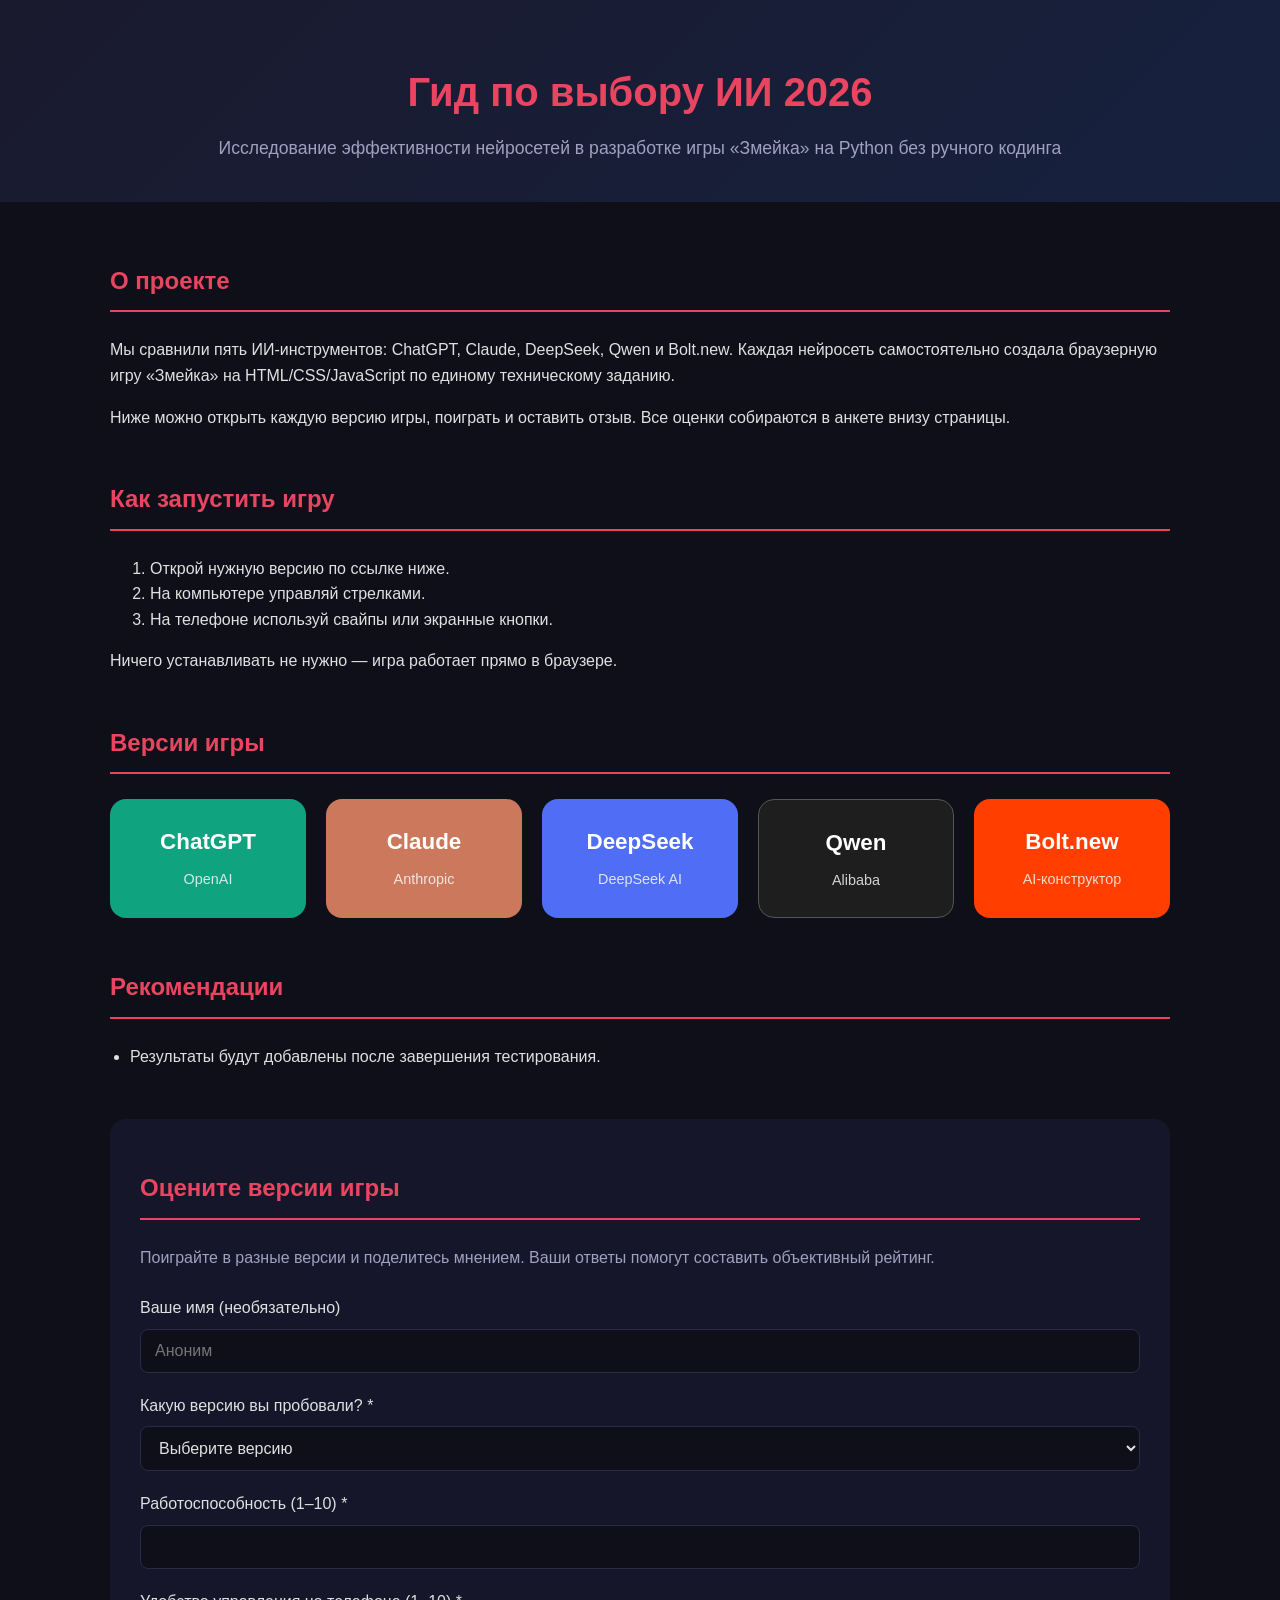
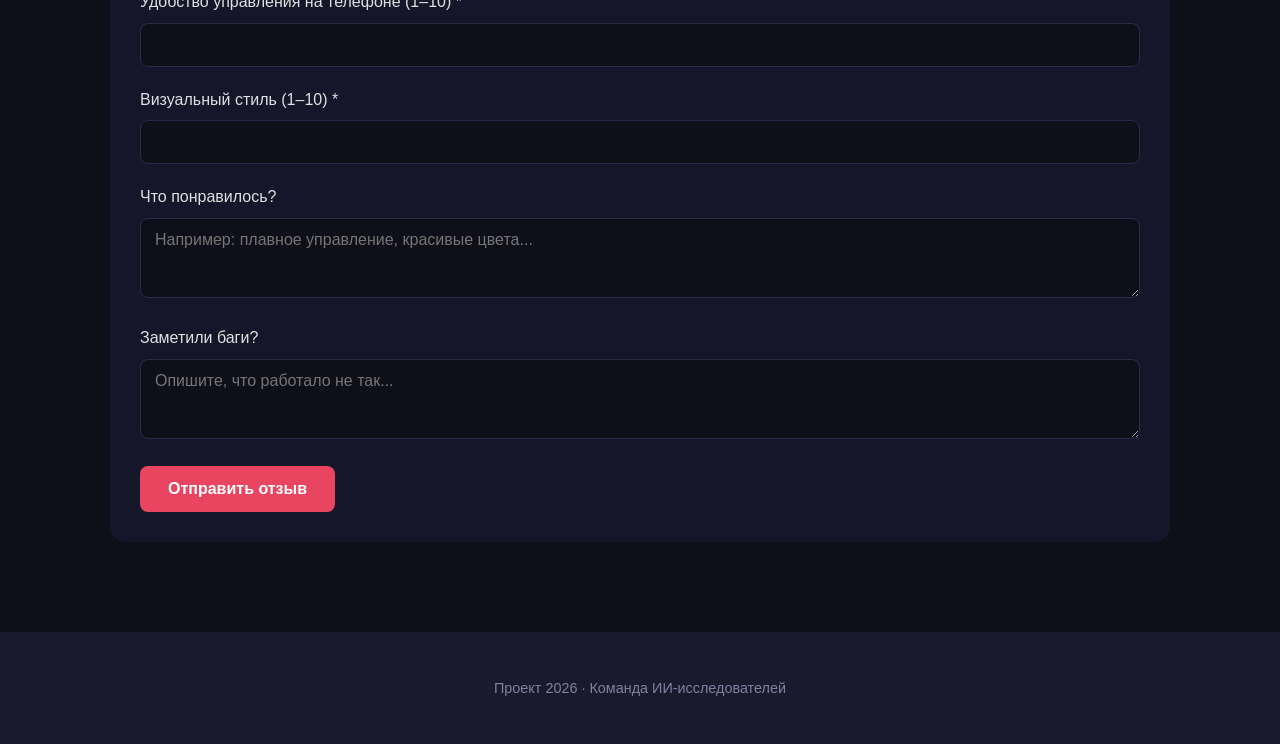
<file: hub/index.html>
<!DOCTYPE html>
<html lang="ru">
<head>
    <meta charset="UTF-8">
    <meta name="viewport" content="width=device-width, initial-scale=1.0">
    <title>Гид по выбору ИИ 2026 — Змейка</title>
    <link rel="stylesheet" href="styles.css">
</head>
<body>
    <header>
        <h1>Гид по выбору ИИ 2026</h1>
        <p>Исследование эффективности нейросетей в разработке игры «Змейка» на Python без ручного кодинга</p>
    </header>

    <main>
        <section class="intro">
            <h2>О проекте</h2>
            <p>
                Мы сравнили пять ИИ-инструментов: ChatGPT, Claude, DeepSeek, Qwen и Bolt.new.
                Каждая нейросеть самостоятельно создала браузерную игру «Змейка» на HTML/CSS/JavaScript по единому техническому заданию.
            </p>
            <p>
                Ниже можно открыть каждую версию игры, поиграть и оставить отзыв. Все оценки собираются в анкете внизу страницы.
            </p>
        </section>

        <section class="run-instructions">
            <h2>Как запустить игру</h2>
            <ol>
                <li>Открой нужную версию по ссылке ниже.</li>
                <li>На компьютере управляй стрелками.</li>
                <li>На телефоне используй свайпы или экранные кнопки.</li>
            </ol>
            <p>Ничего устанавливать не нужно — игра работает прямо в браузере.</p>
        </section>

        <section class="versions">
            <h2>Версии игры</h2>
            <div class="cards">
                <a class="card chatgpt" href="../ai-versions/chatgpt/index.html" target="_blank">
                    <h3>ChatGPT</h3>
                    <p>OpenAI</p>
                </a>
                <a class="card claude" href="../ai-versions/claude/index.html" target="_blank">
                    <h3>Claude</h3>
                    <p>Anthropic</p>
                </a>
                <a class="card deepseek" href="../ai-versions/deepseek/index.html" target="_blank">
                    <h3>DeepSeek</h3>
                    <p>DeepSeek AI</p>
                </a>
                <a class="card qwen" href="../ai-versions/qwen/index.html" target="_blank">
                    <h3>Qwen</h3>
                    <p>Alibaba</p>
                </a>
                <a class="card bolt" href="../ai-versions/bolt-new/index.html" target="_blank">
                    <h3>Bolt.new</h3>
                    <p>AI-конструктор</p>
                </a>
            </div>
        </section>

        <section class="recommendations">
            <h2>Рекомендации</h2>
            <ul id="recList">
                <li>Результаты будут добавлены после завершения тестирования.</li>
            </ul>
        </section>

        <section class="survey">
            <h2>Оцените версии игры</h2>
            <p>Поиграйте в разные версии и поделитесь мнением. Ваши ответы помогут составить объективный рейтинг.</p>

            <form id="surveyForm">
                <div class="form-group">
                    <label for="name">Ваше имя (необязательно)</label>
                    <input type="text" id="name" name="name" placeholder="Аноним">
                </div>

                <div class="form-group">
                    <label for="version">Какую версию вы пробовали? *</label>
                    <select id="version" name="version" required>
                        <option value="">Выберите версию</option>
                        <option value="ChatGPT">ChatGPT</option>
                        <option value="Claude">Claude</option>
                        <option value="DeepSeek">DeepSeek</option>
                        <option value="Qwen">Qwen</option>
                        <option value="Bolt.new">Bolt.new</option>
                    </select>
                </div>

                <div class="form-group">
                    <label for="rating-work">Работоспособность (1–10) *</label>
                    <input type="number" id="rating-work" name="ratingWork" min="1" max="10" required>
                </div>

                <div class="form-group">
                    <label for="rating-control">Удобство управления на телефоне (1–10) *</label>
                    <input type="number" id="rating-control" name="ratingControl" min="1" max="10" required>
                </div>

                <div class="form-group">
                    <label for="rating-visual">Визуальный стиль (1–10) *</label>
                    <input type="number" id="rating-visual" name="ratingVisual" min="1" max="10" required>
                </div>

                <div class="form-group">
                    <label for="liked">Что понравилось?</label>
                    <textarea id="liked" name="liked" rows="3" placeholder="Например: плавное управление, красивые цвета..."></textarea>
                </div>

                <div class="form-group">
                    <label for="bugs">Заметили баги?</label>
                    <textarea id="bugs" name="bugs" rows="3" placeholder="Опишите, что работало не так..."></textarea>
                </div>

                <button type="submit" id="submitBtn">Отправить отзыв</button>
                <div id="formStatus" class="form-status"></div>
            </form>
        </section>
    </main>

    <footer>
        <p>Проект 2026 · Команда ИИ-исследователей</p>
    </footer>

    <script src="script.js"></script>
</body>
</html>
</file>
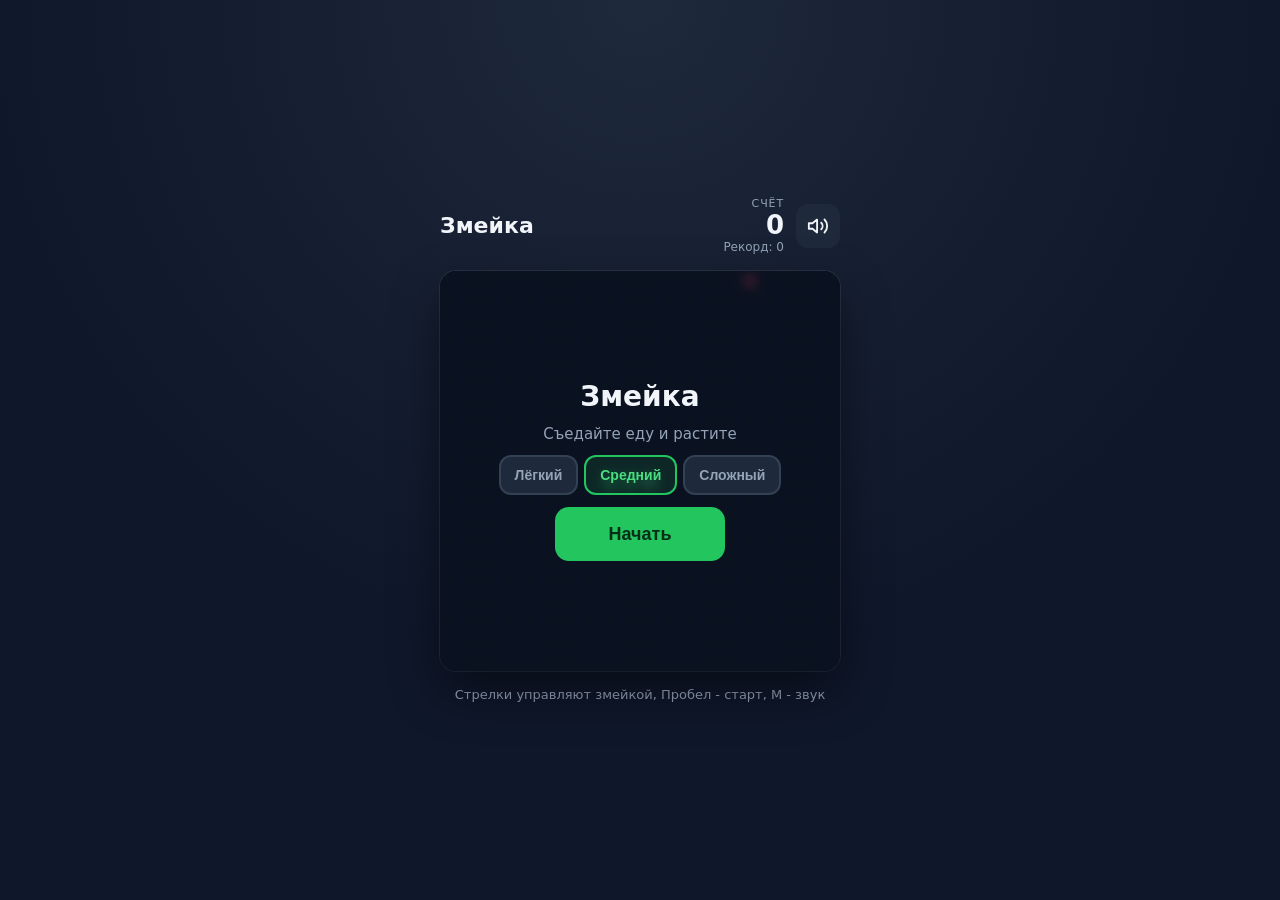
<file: ai-versions/bolt-new/index.html>
<!doctype html>
<html lang="ru">
  <head>
    <meta charset="UTF-8" />
    <meta name="viewport" content="width=device-width, initial-scale=1.0, maximum-scale=1.0, user-scalable=no" />
    <meta name="theme-color" content="#0f172a" />
    <title>Змейка</title>
    <style>
      :root {
        --bg: #0f172a;
        --panel: #1e293b;
        --panel-hover: #334155;
        --board: #0b1220;
        --snake: #22c55e;
        --snake-head: #4ade80;
        --food: #f43f5e;
        --text: #f1f5f9;
        --muted: #94a3b8;
      }

      * {
        box-sizing: border-box;
        margin: 0;
        padding: 0;
      }

      html,
      body {
        height: 100%;
        overflow: hidden;
        overscroll-behavior: none;
      }

      body {
        height: 100vh;
        height: 100dvh;
        background: radial-gradient(circle at top, #1e293b 0%, var(--bg) 60%);
        color: var(--text);
        font-family: system-ui, -apple-system, "Segoe UI", Roboto, sans-serif;
        display: flex;
        flex-direction: column;
        align-items: center;
        justify-content: center;
        gap: clamp(8px, 2vh, 16px);
        padding: 12px;
        touch-action: none;
        -webkit-user-select: none;
        user-select: none;
        -webkit-tap-highlight-color: transparent;
      }

      header {
        width: clamp(240px, min(92vw, 100dvh - 330px), 400px);
        display: flex;
        align-items: center;
        justify-content: space-between;
        gap: 12px;
      }

      h1 {
        font-size: 22px;
        font-weight: 700;
        line-height: 1.2;
      }

      .header-right {
        display: flex;
        align-items: center;
        gap: 12px;
      }

      .score {
        display: flex;
        flex-direction: column;
        align-items: flex-end;
        line-height: 1.15;
      }

      .score-label {
        font-size: 11px;
        color: var(--muted);
        text-transform: uppercase;
        letter-spacing: 0.08em;
      }

      .score-value {
        font-size: 26px;
        font-weight: 700;
        font-variant-numeric: tabular-nums;
        transition: transform 0.15s ease, color 0.15s ease;
      }

      .score-value.bump {
        transform: scale(1.35);
        color: var(--snake-head);
      }

      .score-best {
        font-size: 12px;
        color: var(--muted);
        font-variant-numeric: tabular-nums;
      }

      .icon-btn {
        display: flex;
        align-items: center;
        justify-content: center;
        width: 44px;
        height: 44px;
        border: none;
        border-radius: 12px;
        background: var(--panel);
        color: var(--text);
        cursor: pointer;
        transition: background-color 0.15s ease, transform 0.1s ease;
      }

      .icon-btn:hover {
        background: var(--panel-hover);
      }

      .icon-btn:active {
        transform: scale(0.92);
      }

      .icon-btn svg {
        width: 22px;
        height: 22px;
      }

      .board {
        position: relative;
        width: clamp(240px, min(92vw, 100dvh - 330px), 400px);
        aspect-ratio: 1 / 1;
        border-radius: 16px;
        overflow: hidden;
        box-shadow: 0 20px 50px rgba(0, 0, 0, 0.45), 0 0 0 1px rgba(148, 163, 184, 0.15);
      }

      canvas {
        display: block;
        width: 100%;
        height: 100%;
      }

      .overlay {
        position: absolute;
        inset: 0;
        display: flex;
        flex-direction: column;
        align-items: center;
        justify-content: center;
        gap: 12px;
        padding: 16px;
        background: rgba(11, 18, 32, 0.85);
        backdrop-filter: blur(4px);
        text-align: center;
        transition: opacity 0.25s ease, visibility 0.25s ease;
      }

      .overlay.hidden {
        opacity: 0;
        visibility: hidden;
        pointer-events: none;
      }

      .overlay-title {
        font-size: clamp(22px, 7vw, 28px);
        font-weight: 700;
      }

      .overlay-text {
        font-size: 15px;
        color: var(--muted);
      }

      .overlay-text strong {
        color: var(--text);
      }

      .overlay-text .record {
        color: #fbbf24;
        font-weight: 700;
      }

      .diff {
        display: flex;
        gap: 6px;
      }

      .diff-btn {
        padding: 10px 14px;
        border: 2px solid var(--panel-hover);
        border-radius: 12px;
        background: var(--panel);
        color: var(--muted);
        font-size: 14px;
        font-weight: 600;
        cursor: pointer;
        transition: border-color 0.15s ease, color 0.15s ease, background-color 0.15s ease;
      }

      .diff-btn.active {
        border-color: var(--snake);
        background: rgba(34, 197, 94, 0.12);
        color: var(--snake-head);
      }

      .btn {
        min-width: 170px;
        min-height: 54px;
        padding: 0 26px;
        border: none;
        border-radius: 14px;
        background: var(--snake);
        color: #052e16;
        font-size: 18px;
        font-weight: 700;
        cursor: pointer;
        transition: transform 0.12s ease, background-color 0.2s ease;
      }

      .btn:hover {
        background: var(--snake-head);
      }

      .btn:active {
        transform: scale(0.96);
      }

      .btn:focus-visible {
        outline: 3px solid #fde68a;
        outline-offset: 3px;
      }

      .pad {
        display: grid;
        grid-template-columns: repeat(3, 64px);
        grid-template-rows: repeat(2, 64px);
        gap: 8px;
      }

      .pad-btn {
        display: flex;
        align-items: center;
        justify-content: center;
        width: 64px;
        height: 64px;
        border: none;
        border-radius: 16px;
        background: var(--panel);
        color: var(--text);
        cursor: pointer;
        box-shadow: 0 4px 0 #0f172a, 0 8px 18px rgba(0, 0, 0, 0.35);
        transition: transform 0.08s ease, background-color 0.15s ease, box-shadow 0.08s ease;
      }

      .pad-btn:hover {
        background: var(--panel-hover);
      }

      .pad-btn:active {
        transform: translateY(3px);
        box-shadow: 0 1px 0 #0f172a, 0 3px 8px rgba(0, 0, 0, 0.3);
        background: var(--snake);
        color: #052e16;
      }

      .pad-btn:focus-visible {
        outline: 3px solid #fde68a;
        outline-offset: 2px;
      }

      .pad-up { grid-column: 2; grid-row: 1; }
      .pad-left { grid-column: 1; grid-row: 2; }
      .pad-down { grid-column: 2; grid-row: 2; }
      .pad-right { grid-column: 3; grid-row: 2; }

      .pad-btn svg { width: 28px; height: 28px; }

      .hint { font-size: 13px; color: var(--muted); text-align: center; }

      /* На компьютере экранные стрелки и подсказка про свайпы не нужны */
      @media (hover: hover) and (pointer: fine) {
        .pad, .hint-touch { display: none; }
      }

      /* На телефоне подсказка про клавиатуру не нужна */
      @media (hover: none), (pointer: coarse) {
        .hint-desktop { display: none; }
      }

      /* На низких экранах уменьшаем кнопки и убираем подсказки, чтобы всё влезло без прокрутки */
      @media (max-height: 700px) {
        .hint { display: none; }
        .pad {
          grid-template-columns: repeat(3, 54px);
          grid-template-rows: repeat(2, 54px);
        }
        .pad-btn { width: 54px; height: 54px; }
        .pad-btn svg { width: 24px; height: 24px; }
        header, .board { width: clamp(240px, min(92vw, 100dvh - 250px), 400px); }
      }
    </style>
  </head>
  <body>
    <header>
      <h1>Змейка</h1>
      <div class="header-right">
        <div class="score">
          <span class="score-label">Счёт</span>
          <span class="score-value" id="score">0</span>
          <span class="score-best" id="best">Рекорд: 0</span>
        </div>
        <button class="icon-btn" id="sound-btn" type="button" aria-label="Звук вкл/выкл">
          <svg id="icon-on" viewBox="0 0 24 24" fill="none" stroke="currentColor" stroke-width="2" stroke-linecap="round" stroke-linejoin="round"><polygon points="11 5 6 9 2 9 2 15 6 15 11 19 11 5" /><path d="M15.54 8.46a5 5 0 0 1 0 7.07" /><path d="M19.07 4.93a10 10 0 0 1 0 14.14" /></svg>
          <svg id="icon-off" viewBox="0 0 24 24" fill="none" stroke="currentColor" stroke-width="2" stroke-linecap="round" stroke-linejoin="round" style="display: none"><polygon points="11 5 6 9 2 9 2 15 6 15 11 19 11 5" /><line x1="23" y1="9" x2="17" y2="15" /><line x1="17" y1="9" x2="23" y2="15" /></svg>
        </button>
      </div>
    </header>

    <div class="board">
      <canvas id="board"></canvas>

      <div class="overlay" id="overlay">
        <h2 class="overlay-title" id="overlay-title">Змейка</h2>
        <p class="overlay-text" id="overlay-text">Съедайте еду и растите</p>
        <div class="diff" id="diff" role="group" aria-label="Уровень сложности">
          <button class="diff-btn" data-diff="easy" type="button">Лёгкий</button>
          <button class="diff-btn" data-diff="normal" type="button">Средний</button>
          <button class="diff-btn" data-diff="hard" type="button">Сложный</button>
        </div>
        <button class="btn" id="start-btn" type="button">Начать</button>
      </div>
    </div>

    <div class="pad" aria-label="Экранные стрелки">
      <button class="pad-btn pad-up" data-dir="up" type="button" aria-label="Вверх">
        <svg viewBox="0 0 24 24" fill="none" stroke="currentColor" stroke-width="2.5" stroke-linecap="round" stroke-linejoin="round"><path d="m18 15-6-6-6 6" /></svg>
      </button>
      <button class="pad-btn pad-left" data-dir="left" type="button" aria-label="Влево">
        <svg viewBox="0 0 24 24" fill="none" stroke="currentColor" stroke-width="2.5" stroke-linecap="round" stroke-linejoin="round"><path d="m15 18-6-6 6-6" /></svg>
      </button>
      <button class="pad-btn pad-down" data-dir="down" type="button" aria-label="Вниз">
        <svg viewBox="0 0 24 24" fill="none" stroke="currentColor" stroke-width="2.5" stroke-linecap="round" stroke-linejoin="round"><path d="m6 9 6 6 6-6" /></svg>
      </button>
      <button class="pad-btn pad-right" data-dir="right" type="button" aria-label="Вправо">
        <svg viewBox="0 0 24 24" fill="none" stroke="currentColor" stroke-width="2.5" stroke-linecap="round" stroke-linejoin="round"><path d="m9 18 6-6-6-6" /></svg>
      </button>
    </div>

    <p class="hint hint-desktop">Стрелки управляют змейкой, Пробел - старт, M - звук</p>
    <p class="hint hint-touch">Свайпы или стрелки, кнопка сверху - звук</p>

    <script>
      (() => {
        'use strict';

        // Размер поля: 20x20 клеток, рисуем в логических координатах 400x400
        const GRID = 20;
        const SIZE = 400;
        const CELL = SIZE / GRID;
        const START_LENGTH = 3;
        const MAX_QUEUED_TURNS = 3;
        const SWIPE_MIN_PX = 24;
        const PARTICLES_PER_FOOD = 14;

        // Уровни сложности: скорость змейки в миллисекундах на клетку
        const DIFFS = {
          easy: { label: 'Лёгкий', ms: 160 },
          normal: { label: 'Средний', ms: 115 },
          hard: { label: 'Сложный', ms: 80 },
        };

        const DIRS = {
          up: { x: 0, y: -1 },
          down: { x: 0, y: 1 },
          left: { x: -1, y: 0 },
          right: { x: 1, y: 0 },
        };

        const KEY_TO_DIR = {
          ArrowUp: 'up', ArrowDown: 'down', ArrowLeft: 'left', ArrowRight: 'right',
          KeyW: 'up', KeyS: 'down', KeyA: 'left', KeyD: 'right',
        };

        const canvas = document.getElementById('board');
        const ctx = canvas.getContext('2d');
        const scoreEl = document.getElementById('score');
        const bestEl = document.getElementById('best');
        const overlay = document.getElementById('overlay');
        const overlayTitle = document.getElementById('overlay-title');
        const overlayText = document.getElementById('overlay-text');
        const startBtn = document.getElementById('start-btn');
        const diffBox = document.getElementById('diff');
        const soundBtn = document.getElementById('sound-btn');
        const iconOn = document.getElementById('icon-on');
        const iconOff = document.getElementById('icon-off');

        // ---------- Сохранение в LocalStorage ----------

        // Читаем ключ с запасным значением; приватный режим может блокировать запись
        function loadJSON(key, fallback) {
          try {
            const raw = localStorage.getItem(key);
            return raw === null ? fallback : JSON.parse(raw);
          } catch (e) { return fallback; }
        }

        function saveJSON(key, value) {
          try { localStorage.setItem(key, JSON.stringify(value)); }
          catch (e) { /* хранилище недоступно - играем без сохранения */ }
        }

        const BEST_KEY = 'snake.best.v1';
        const DIFF_KEY = 'snake.diff.v1';
        const SOUND_KEY = 'snake.sound.v1';

        let best = loadJSON(BEST_KEY, { easy: 0, normal: 0, hard: 0 });
        if (typeof best !== 'object' || best === null) best = { easy: 0, normal: 0, hard: 0 };

        let diffName = loadJSON(DIFF_KEY, 'normal');
        if (!DIFFS[diffName]) diffName = 'normal';

        let soundOn = loadJSON(SOUND_KEY, true);
        if (typeof soundOn !== 'boolean') soundOn = true;

        // ---------- Состояние игры ----------

        let snake = [];   // текущие клетки змейки
        let prevSnake = []; // клетки предыдущего шага (для плавной интерполяции)
        let dir = DIRS.right;
        let turnQueue = [];
        let food = null;
        let score = 0;
        let state = 'idle'; // idle | playing | over
        let stepMs = DIFFS[diffName].ms;
        let acc = 0;       // накопленное время для шагов
        let particles = []; // частицы при поедании
        let eatFlash = 0;   // вспышка на голове при поедании
        let deathFlash = 0; // красная вспышка при проигрыше
        let shake = 0;      // тряска экрана при проигрыше
        let overlayDelay = null;

        // ---------- Звук (Web Audio API) ----------

        let audioCtx = null;

        function getAudioCtx() {
          if (!audioCtx) {
            const AC = window.AudioContext || window.webkitAudioContext;
            if (!AC) return null;
            audioCtx = new AC();
          }
          if (audioCtx.state === 'suspended') audioCtx.resume();
          return audioCtx;
        }

        // Короткий тон с плавным изменением частоты и затуханием громкости
        function playTone(freqStart, freqEnd, duration, type, volume) {
          if (!soundOn) return;
          const ac = getAudioCtx();
          if (!ac) return;
          const osc = ac.createOscillator();
          const gain = ac.createGain();
          const t = ac.currentTime;
          osc.type = type;
          osc.frequency.setValueAtTime(freqStart, t);
          osc.frequency.exponentialRampToValueAtTime(Math.max(freqEnd, 1), t + duration);
          gain.gain.setValueAtTime(volume, t);
          gain.gain.exponentialRampToValueAtTime(0.001, t + duration);
          osc.connect(gain);
          gain.connect(ac.destination);
          osc.start(t);
          osc.stop(t + duration + 0.02);
        }

        const playEatSound = () => playTone(520, 880, 0.12, 'square', 0.12);
        const playOverSound = () => {
          playTone(300, 60, 0.5, 'sawtooth', 0.16);
          playTone(150, 40, 0.55, 'triangle', 0.1);
        };

        function updateSoundIcon() {
          iconOn.style.display = soundOn ? '' : 'none';
          iconOff.style.display = soundOn ? 'none' : '';
        }

        function toggleSound() {
          soundOn = !soundOn;
          saveJSON(SOUND_KEY, soundOn);
          updateSoundIcon();
          if (soundOn) playEatSound(); // подтверждение включения коротким сигналом
        }

        // ---------- Логика игры ----------

        const isOccupied = (cell) => snake.some((s) => s.x === cell.x && s.y === cell.y);

        // Случайная свободная клетка для еды
        function spawnFood() {
          const free = [];
          for (let y = 0; y < GRID; y++) {
            for (let x = 0; x < GRID; x++) {
              const cell = { x, y };
              if (!isOccupied(cell)) free.push(cell);
            }
          }
          if (free.length === 0) return null;
          return free[Math.floor(Math.random() * free.length)];
        }

        function resetGame() {
          const c = Math.floor(GRID / 2);
          snake = [];
          for (let i = 0; i < START_LENGTH; i++) snake.push({ x: c - i, y: c });
          prevSnake = snake.map((s) => ({ ...s }));
          dir = DIRS.right;
          turnQueue = [];
          score = 0;
          scoreEl.textContent = '0';
          bestEl.textContent = 'Рекорд: ' + (best[diffName] || 0);
          acc = 0;
          particles = [];
          eatFlash = 0;
          deathFlash = 0;
          shake = 0;
          food = spawnFood();
        }

        // Добавляет поворот в очередь; разворот на 180 градусов отбрасывается
        function queueTurn(name) {
          const next = DIRS[name];
          if (!next) return;
          const last = turnQueue.length ? turnQueue[turnQueue.length - 1] : dir;
          if (next.x === last.x && next.y === last.y) return;
          if (next.x === -last.x && next.y === -last.y) return;
          if (turnQueue.length >= MAX_QUEUED_TURNS) return;
          turnQueue.push(next);
        }

        // Взрыв частиц в точке поедания
        function spawnParticles(cx, cy) {
          for (let i = 0; i < PARTICLES_PER_FOOD; i++) {
            const angle = Math.random() * Math.PI * 2;
            const speed = 60 + Math.random() * 160;
            particles.push({
              x: cx, y: cy,
              vx: Math.cos(angle) * speed,
              vy: Math.sin(angle) * speed,
              life: 0.4 + Math.random() * 0.3,
              maxLife: 0.7,
              size: 2 + Math.random() * 3,
              color: Math.random() < 0.5 ? '#f43f5e' : '#4ade80',
            });
          }
        }

        // Один логический шаг: движение, столкновения, рост
        function step() {
          if (turnQueue.length) dir = turnQueue.shift();
          prevSnake = snake.map((s) => ({ ...s }));

          const head = snake[0];
          const newHead = { x: head.x + dir.x, y: head.y + dir.y };

          const hitWall =
            newHead.x < 0 || newHead.y < 0 || newHead.x >= GRID || newHead.y >= GRID;
          // Хвост уходит из клетки в этом же ходу, поэтому его не учитываем
          const body = snake.slice(0, snake.length - 1);
          const hitSelf = body.some((s) => s.x === newHead.x && s.y === newHead.y);

          if (hitWall || hitSelf) { endGame(); return; }

          snake.unshift(newHead);

          if (food && newHead.x === food.x && newHead.y === food.y) {
            score += 1;
            scoreEl.textContent = String(score);
            scoreEl.classList.remove('bump');
            void scoreEl.offsetWidth;
            scoreEl.classList.add('bump');
            spawnParticles(food.x * CELL + CELL / 2, food.y * CELL + CELL / 2);
            eatFlash = 1;
            playEatSound();
            food = spawnFood();
            if (!food) endGame(); // поле заполнено
          } else {
            snake.pop();
          }
        }

        function endGame() {
          state = 'over';
          deathFlash = 1;
          shake = 0.6;
          playOverSound();

          const prevBest = best[diffName] || 0;
          const isRecord = score > prevBest;
          if (isRecord) {
            best[diffName] = score;
            saveJSON(BEST_KEY, best);
          }
          bestEl.textContent = 'Рекорд: ' + best[diffName];

          clearTimeout(overlayDelay);
          overlayDelay = setTimeout(() => {
            const recordHtml = isRecord ? '<br><span class="record">Новый рекорд!</span>' : '';
            showOverlay('Игра окончена', `Ваш счёт: <strong>${score}</strong>${recordHtml}`, 'Играть снова');
          }, 550);
        }

        // ---------- Отрисовка ----------

        // Полифилл roundRect для старых браузеров
        if (!ctx.roundRect) {
          ctx.roundRect = function (x, y, w, h, r) {
            const rad = Math.min(r, w / 2, h / 2);
            this.moveTo(x + rad, y);
            this.arcTo(x + w, y, x + w, y + h, rad);
            this.arcTo(x + w, y + h, x, y + h, rad);
            this.arcTo(x, y + h, x, y, rad);
            this.arcTo(x, y, x + w, y, rad);
            this.closePath();
          };
        }

        // Canvas рисуется в физических пикселях устройства для резкой картинки
        function resizeCanvas() {
          const rect = canvas.getBoundingClientRect();
          const dpr = window.devicePixelRatio || 1;
          const px = Math.max(1, Math.round(rect.width * dpr));
          if (canvas.width !== px) { canvas.width = px; canvas.height = px; }
        }

        function draw(now) {
          resizeCanvas();
          const scale = canvas.width / SIZE;

          ctx.setTransform(1, 0, 0, 1, 0, 0);
          ctx.clearRect(0, 0, canvas.width, canvas.height);

          ctx.setTransform(scale, 0, 0, scale, 0, 0);
          if (shake > 0) {
            ctx.translate((Math.random() - 0.5) * shake * 14, (Math.random() - 0.5) * shake * 14);
          }

          ctx.fillStyle = '#0b1220';
          ctx.fillRect(-20, -20, SIZE + 40, SIZE + 40);

          ctx.strokeStyle = 'rgba(148, 163, 184, 0.06)';
          ctx.lineWidth = 1;
          for (let i = 1; i < GRID; i++) {
            ctx.beginPath();
            ctx.moveTo(i * CELL, 0); ctx.lineTo(i * CELL, SIZE);
            ctx.moveTo(0, i * CELL); ctx.lineTo(SIZE, i * CELL);
            ctx.stroke();
          }

          if (food) {
            const pulse = 1 + Math.sin(now / 180) * 0.08;
            const cx = food.x * CELL + CELL / 2;
            const cy = food.y * CELL + CELL / 2;
            ctx.save();
            ctx.shadowColor = 'rgba(244, 63, 94, 0.8)';
            ctx.shadowBlur = 12;
            ctx.fillStyle = '#f43f5e';
            ctx.beginPath();
            ctx.arc(cx, cy, (CELL / 2 - 3) * pulse, 0, Math.PI * 2);
            ctx.fill();
            ctx.restore();
          }

          for (const p of particles) {
            ctx.globalAlpha = Math.max(p.life / p.maxLife, 0);
            ctx.fillStyle = p.color;
            ctx.beginPath();
            ctx.arc(p.x, p.y, p.size, 0, Math.PI * 2);
            ctx.fill();
          }
          ctx.globalAlpha = 1;

          const t = state === 'playing' ? Math.min(acc / stepMs, 1) : 1;
          const prevLen = prevSnake.length;
          snake.forEach((segment, index) => {
            const prev = prevSnake[Math.min(index, prevLen - 1)] || segment;
            const x = prev.x + (segment.x - prev.x) * t;
            const y = prev.y + (segment.y - prev.y) * t;
            const isHead = index === 0;
            const grow = isHead ? eatFlash * 0.18 : 0;
            const pad = CELL * (0.04 + grow * 0.2);
            ctx.fillStyle = isHead ? '#4ade80' : '#22c55e';
            ctx.beginPath();
            ctx.roundRect(x * CELL + pad, y * CELL + pad, CELL - pad * 2, CELL - pad * 2, isHead ? 7 : 5);
            ctx.fill();

            if (isHead) {
              const cx = x * CELL + CELL / 2;
              const cy = y * CELL + CELL / 2;
              const fx = dir.x, fy = dir.y, px = -fy, py = fx;
              ctx.fillStyle = '#052e16';
              for (const sign of [-1, 1]) {
                ctx.beginPath();
                ctx.arc(cx + fx * 4 + px * sign * 4, cy + fy * 4 + py * sign * 4, 1.8, 0, Math.PI * 2);
                ctx.fill();
              }
            }
          });

          if (deathFlash > 0) {
            ctx.fillStyle = `rgba(244, 63, 94, ${deathFlash * 0.25})`;
            ctx.fillRect(-20, -20, SIZE + 40, SIZE + 40);
          }

          ctx.setTransform(1, 0, 0, 1, 0, 0);
        }

        // ---------- Игровой цикл ----------

        let lastTime = 0;

        function frame(ts) {
          requestAnimationFrame(frame);
          const dt = Math.min((ts - lastTime) / 1000, 0.1);
          lastTime = ts;

          if (state === 'playing') {
            acc += dt * 1000;
            while (acc >= stepMs) {
              acc -= stepMs;
              step();
              if (state !== 'playing') { acc = 0; break; }
            }
          }

          if (eatFlash > 0) eatFlash = Math.max(eatFlash - dt * 5, 0);
          if (deathFlash > 0) deathFlash = Math.max(deathFlash - dt * 2, 0);
          if (shake > 0) shake = Math.max(shake - dt * 1.2, 0);
          if (particles.length) {
            for (const p of particles) {
              p.x += p.vx * dt; p.y += p.vy * dt;
              p.vx *= 0.92; p.vy *= 0.92; p.life -= dt;
            }
            particles = particles.filter((p) => p.life > 0);
          }

          draw(ts);
        }

        // ---------- Экраны и интерфейс ----------

        function showOverlay(title, text, buttonLabel) {
          overlayTitle.textContent = title;
          overlayText.innerHTML = text;
          startBtn.textContent = buttonLabel;
          overlay.classList.remove('hidden');
        }

        function hideOverlay() { overlay.classList.add('hidden'); }

        function startGame() {
          if (state === 'playing') return;
          clearTimeout(overlayDelay);
          stepMs = DIFFS[diffName].ms;
          resetGame();
          state = 'playing';
          hideOverlay();
          getAudioCtx();
        }

        function updateDiffButtons() {
          diffBox.querySelectorAll('.diff-btn').forEach((b) => {
            b.classList.toggle('active', b.dataset.diff === diffName);
          });
        }

        document.addEventListener('keydown', (e) => {
          const name = KEY_TO_DIR[e.code];
          if (e.code === 'KeyM') { toggleSound(); return; }
          if (e.code === 'Space' || e.code === 'Enter') {
            if (state !== 'playing') { e.preventDefault(); startGame(); }
            return;
          }
          if (name) { e.preventDefault(); if (state === 'playing') queueTurn(name); }
        });

        startBtn.addEventListener('click', startGame);

        diffBox.addEventListener('click', (e) => {
          const btn = e.target.closest('.diff-btn');
          if (!btn || !DIFFS[btn.dataset.diff]) return;
          diffName = btn.dataset.diff;
          stepMs = DIFFS[diffName].ms;
          saveJSON(DIFF_KEY, diffName);
          updateDiffButtons();
          bestEl.textContent = 'Рекорд: ' + (best[diffName] || 0);
        });

        document.querySelectorAll('.pad-btn').forEach((btn) => {
          btn.addEventListener('pointerdown', (e) => {
            e.preventDefault();
            if (state === 'idle') { startGame(); return; }
            if (state === 'playing') queueTurn(btn.dataset.dir);
          });
        });

        soundBtn.addEventListener('click', toggleSound);

        // Свайпы по всей странице; прокрутка и масштабирование отключены
        let touchStart = null;
        document.addEventListener('touchstart', (e) => {
          if (e.touches.length !== 1) return;
          touchStart = { x: e.touches[0].clientX, y: e.touches[0].clientY };
        }, { passive: true });

        document.addEventListener('touchmove', (e) => { e.preventDefault(); }, { passive: false });

        document.addEventListener('touchend', (e) => {
          if (!touchStart || e.changedTouches.length === 0) return;
          const dx = e.changedTouches[0].clientX - touchStart.x;
          const dy = e.changedTouches[0].clientY - touchStart.y;
          touchStart = null;
          if (Math.max(Math.abs(dx), Math.abs(dy)) < SWIPE_MIN_PX) return;
          if (state !== 'playing') return;
          if (Math.abs(dx) > Math.abs(dy)) queueTurn(dx > 0 ? 'right' : 'left');
          else queueTurn(dy > 0 ? 'down' : 'up');
        });

        ['gesturestart', 'gesturechange', 'gestureend'].forEach((type) => {
          document.addEventListener(type, (e) => e.preventDefault());
        });

        updateDiffButtons();
        updateSoundIcon();
        resetGame();
        showOverlay('Змейка', 'Съедайте еду и растите', 'Начать');
        requestAnimationFrame(frame);
      })();
    </script>
  </body>
</html>
</file>
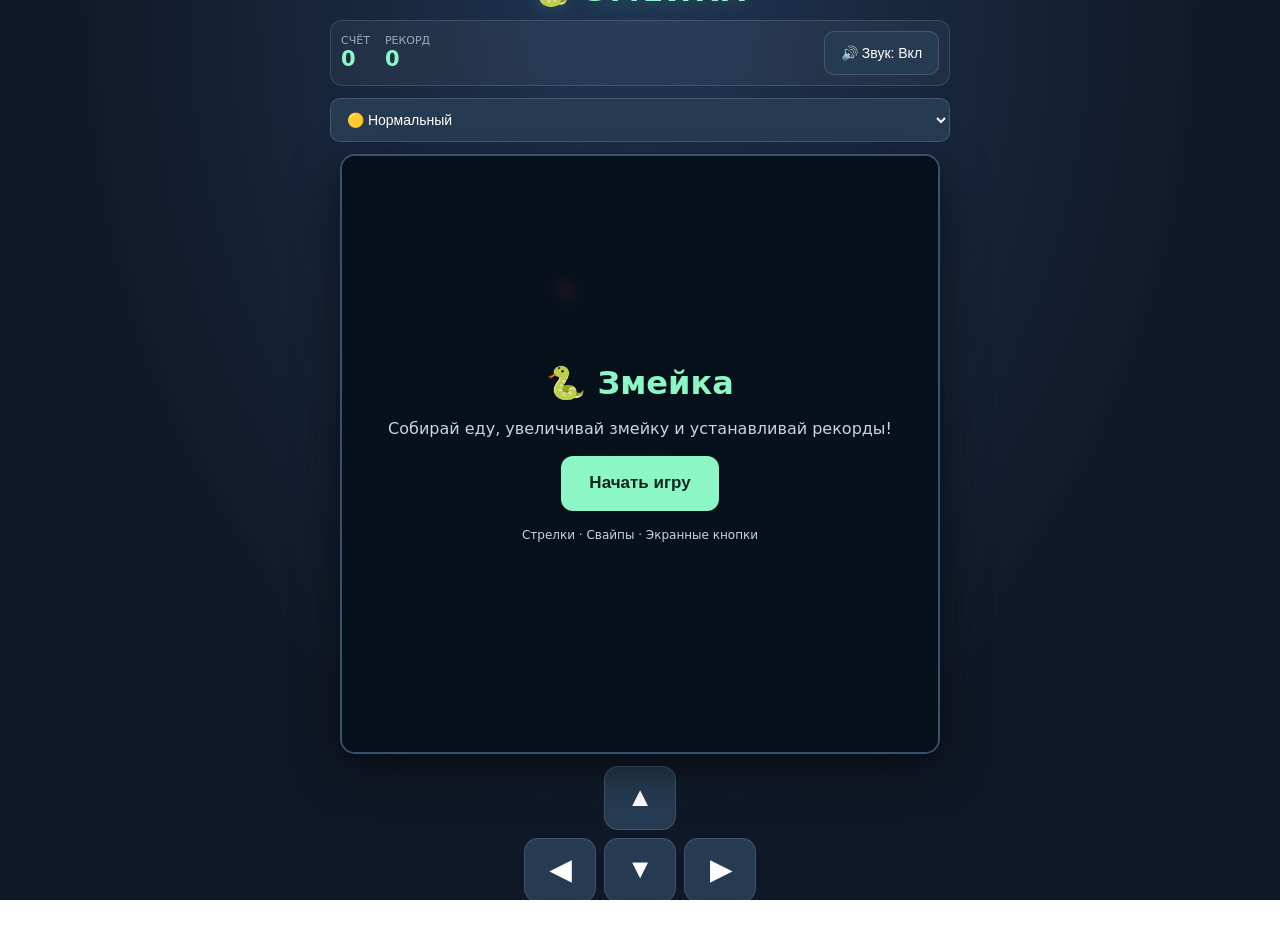
<file: ai-versions/chatgpt/index.html>
<!DOCTYPE html>
<html lang="ru">
<head>
<meta charset="UTF-8">
<meta name="viewport" content="width=device-width, initial-scale=1.0, maximum-scale=1.0, user-scalable=no">
<meta name="theme-color" content="#101827">
<title>Змейка — Snake Game</title>

<style>
* {
  box-sizing: border-box;
  margin: 0;
  padding: 0;
  -webkit-tap-highlight-color: transparent;
  user-select: none;
  -webkit-user-select: none;
}

html, body {
  width: 100%;
  height: 100%;
  overflow: hidden;
  overscroll-behavior: none;
  touch-action: none;
}

body {
  min-height: 100vh;
  min-height: 100dvh;
  display: flex;
  justify-content: center;
  align-items: center;
  padding: 10px;
  background: radial-gradient(ellipse at top, #203451, #101827 65%);
  color: white;
  font-family: system-ui, Arial, sans-serif;
}

.game {
  width: 100%;
  max-width: 620px;
  display: flex;
  flex-direction: column;
  align-items: center;
  gap: 12px;
}

h1 {
  font-size: 30px;
  color: #8cf7c5;
  letter-spacing: 3px;
  text-shadow: 0 0 20px #36d99a55;
}

.topbar {
  width: 100%;
  display: flex;
  align-items: center;
  justify-content: space-between;
  gap: 8px;
  padding: 10px;
  background: #ffffff0c;
  border: 1px solid #ffffff20;
  border-radius: 12px;
}

.stats {
  display: flex;
  gap: 15px;
}

.stat {
  display: flex;
  flex-direction: column;
}

.stat small {
  color: #9aaabd;
  font-size: 11px;
}

.stat strong {
  font-size: 21px;
  color: #8cf7c5;
  font-variant-numeric: tabular-nums;
}

.settings {
  width: 100%;
  display: flex;
  justify-content: space-between;
  align-items: center;
  gap: 8px;
}

select, .sound-button {
  min-height: 44px;
  border: 1px solid #ffffff25;
  border-radius: 10px;
  background: #263b52;
  color: white;
  font-size: 14px;
  padding: 0 12px;
  touch-action: manipulation;
}

select {
  flex: 1;
  min-width: 0;
}

.sound-button {
  min-width: 115px;
  cursor: pointer;
}

.board-wrap {
  position: relative;
  width: min(600px, calc(100vw - 24px));
  aspect-ratio: 1 / 1;
  min-width: 280px;
  overflow: hidden;
  border: 2px solid #38516d;
  border-radius: 15px;
  background: #0c1725;
  box-shadow: 0 15px 45px #0008;
  touch-action: none;
}

canvas {
  width: 100%;
  height: 100%;
  display: block;
  touch-action: none;
}

.overlay {
  position: absolute;
  inset: 0;
  display: flex;
  flex-direction: column;
  justify-content: center;
  align-items: center;
  gap: 15px;
  padding: 20px;
  text-align: center;
  background: #07111be8;
  backdrop-filter: blur(5px);
}

.overlay.hidden {
  display: none;
}

.overlay h2 {
  color: #8cf7c5;
  font-size: 32px;
}

.overlay p {
  color: #ccd5df;
  line-height: 1.5;
}

.restart {
  min-height: 55px;
  padding: 0 28px;
  border: none;
  border-radius: 12px;
  background: #8cf7c5;
  color: #10251d;
  font-size: 17px;
  font-weight: bold;
  cursor: pointer;
  touch-action: manipulation;
}

.controls {
  display: grid;
  grid-template-columns: repeat(3, 72px);
  grid-template-rows: repeat(2, 64px);
  gap: 8px;
  touch-action: none;
}

.controls button {
  width: 72px;
  height: 64px;
  border: 1px solid #ffffff20;
  border-radius: 14px;
  background: #263b52;
  color: white;
  font-size: 27px;
  font-weight: bold;
  cursor: pointer;
  touch-action: none;
}

.controls button:active {
  background: #3d6570;
  transform: scale(.95);
}

.up {
  grid-column: 2;
  grid-row: 1;
}

.left {
  grid-column: 1;
  grid-row: 2;
}

.down {
  grid-column: 2;
  grid-row: 2;
}

.right {
  grid-column: 3;
  grid-row: 2;
}

.hint {
  color: #9aaabd;
  font-size: 12px;
  text-align: center;
}

@media (max-height: 750px) {
  .game {
    gap: 6px;
  }

  h1 {
    font-size: 23px;
  }

  .controls {
    grid-template-rows: repeat(2, 60px);
  }

  .controls button {
    height: 60px;
  }
}
</style>
</head>

<body>

<main class="game">

  <h1>🐍 ЗМЕЙКА</h1>

  <section class="topbar">
    <div class="stats">
      <div class="stat">
        <small>СЧЁТ</small>
        <strong id="score">0</strong>
      </div>

      <div class="stat">
        <small>РЕКОРД</small>
        <strong id="highScore">0</strong>
      </div>
    </div>

    <button class="sound-button" id="soundButton" type="button">
      🔊 Звук: Вкл
    </button>
  </section>

  <div class="settings">
    <select id="difficulty" aria-label="Уровень сложности">
      <option value="easy">🟢 Лёгкий</option>
      <option value="normal">🟡 Нормальный</option>
      <option value="hard">🔴 Сложный</option>
    </select>
  </div>

  <div class="board-wrap" id="boardWrap">
    <canvas id="canvas" width="600" height="600"></canvas>

    <div class="overlay" id="overlay">
      <h2 id="overlayTitle">🐍 Змейка</h2>

      <p id="overlayText">
        Собирай еду, увеличивай змейку
        и устанавливай рекорды!
      </p>

      <button class="restart" id="restart" type="button">
        Начать игру
      </button>

      <p class="hint">
        Стрелки · Свайпы · Экранные кнопки
      </p>
    </div>
  </div>

  <nav class="controls" aria-label="Управление">
    <button class="up" data-dir="up" type="button" aria-label="Вверх">▲</button>
    <button class="left" data-dir="left" type="button" aria-label="Влево">◀</button>
    <button class="down" data-dir="down" type="button" aria-label="Вниз">▼</button>
    <button class="right" data-dir="right" type="button" aria-label="Вправо">▶</button>
  </nav>

  <div class="hint">
    Управление с компьютера и телефона
  </div>

</main>

<script>
"use strict";

// ======================================
// НАСТРОЙКИ
// ======================================

const SIZE = 20;
const CELL = 600 / SIZE;

const SPEEDS = {
  easy: 180,
  normal: 125,
  hard: 85
};

const STORAGE_KEYS = {
  best: "snake_best_score",
  difficulty: "snake_difficulty",
  sound: "snake_sound"
};

// ======================================
// ЭЛЕМЕНТЫ СТРАНИЦЫ
// ======================================

const canvas = document.getElementById("canvas");
const ctx = canvas.getContext("2d");

const scoreElement = document.getElementById("score");
const highScoreElement = document.getElementById("highScore");

const overlay = document.getElementById("overlay");
const overlayTitle = document.getElementById("overlayTitle");
const overlayText = document.getElementById("overlayText");

const restartButton = document.getElementById("restart");
const soundButton = document.getElementById("soundButton");
const difficultySelect = document.getElementById("difficulty");
const boardWrap = document.getElementById("boardWrap");

// ======================================
// LOCALSTORAGE
// ======================================

function storageGet(key, fallback) {
  try {
    const value = localStorage.getItem(key);
    return value === null ? fallback : value;
  } catch (error) {
    return fallback;
  }
}

function storageSet(key, value) {
  try {
    localStorage.setItem(key, String(value));
  } catch (error) {
    // Игра работает даже при недоступном хранилище.
  }
}

let highScore = Math.max(
  0,
  Number(storageGet(STORAGE_KEYS.best, "0")) || 0
);

let difficulty = storageGet(
  STORAGE_KEYS.difficulty,
  "normal"
);

if (!Object.prototype.hasOwnProperty.call(SPEEDS, difficulty)) {
  difficulty = "normal";
}

let soundEnabled =
  storageGet(STORAGE_KEYS.sound, "true") !== "false";

highScoreElement.textContent = highScore;
difficultySelect.value = difficulty;

// ======================================
// WEB AUDIO API
// ======================================

let audioContext = null;

function initAudio() {
  if (!soundEnabled) return;

  try {
    const AudioContextClass =
      window.AudioContext || window.webkitAudioContext;

    if (!AudioContextClass) return;

    if (!audioContext) {
      audioContext = new AudioContextClass();
    }

    if (audioContext.state === "suspended") {
      audioContext.resume().catch(() => {});
    }
  } catch (error) {
    // Звук необязателен для работы игры.
  }
}

function playTone(
  frequency,
  duration,
  type = "sine",
  volume = 0.12,
  delay = 0
) {
  if (!soundEnabled) return;

  initAudio();

  if (!audioContext || audioContext.state !== "running") return;

  try {
    const oscillator = audioContext.createOscillator();
    const gain = audioContext.createGain();

    const startTime = audioContext.currentTime + delay;

    oscillator.type = type;
    oscillator.frequency.setValueAtTime(frequency, startTime);

    gain.gain.setValueAtTime(0.0001, startTime);
    gain.gain.exponentialRampToValueAtTime(
      volume,
      startTime + 0.015
    );

    gain.gain.exponentialRampToValueAtTime(
      0.0001,
      startTime + duration
    );

    oscillator.connect(gain);
    gain.connect(audioContext.destination);

    oscillator.start(startTime);
    oscillator.stop(startTime + duration + 0.02);

    oscillator.onended = () => {
      oscillator.disconnect();
      gain.disconnect();
    };
  } catch (error) {
    // Игнорируем ошибки аудио.
  }
}

function playEatSound() {
  playTone(520, 0.11, "sine", 0.13);
  playTone(780, 0.14, "sine", 0.10, 0.09);
}

function playLoseSound() {
  playTone(330, 0.18, "triangle", 0.13);
  playTone(220, 0.22, "triangle", 0.13, 0.18);
  playTone(145, 0.35, "triangle", 0.12, 0.38);
}

function updateSoundButton() {
  soundButton.textContent = soundEnabled
    ? "🔊 Звук: Вкл"
    : "🔇 Звук: Выкл";

  soundButton.setAttribute(
    "aria-pressed",
    String(soundEnabled)
  );
}

soundButton.addEventListener("click", () => {
  soundEnabled = !soundEnabled;

  storageSet(STORAGE_KEYS.sound, soundEnabled);
  updateSoundButton();

  if (soundEnabled) {
    initAudio();
    playTone(600, 0.09, "sine", 0.08);
  }
});

updateSoundButton();

// Разблокировка звука при первом взаимодействии
document.addEventListener("pointerdown", initAudio, {
  passive: true
});

document.addEventListener("keydown", initAudio);

// ======================================
// НАПРАВЛЕНИЯ
// ======================================

const directions = {
  up: { x: 0, y: -1 },
  down: { x: 0, y: 1 },
  left: { x: -1, y: 0 },
  right: { x: 1, y: 0 }
};

let snake = [];
let previousSnake = [];

let food = { x: 0, y: 0 };

let direction = directions.right;
let nextDirection = directions.right;

let turnQueued = false;

// ======================================
// СОСТОЯНИЕ
// ======================================

let score = 0;
let running = false;
let gameOver = false;

let accumulator = 0;
let lastFrameTime = 0;

let particles = [];
let foodPulseTime = 0;

// ======================================
// CANVAS
// ======================================

function resizeCanvas() {
  const rect = canvas.getBoundingClientRect();

  if (!rect.width) return;

  const dpr = Math.max(
    1,
    window.devicePixelRatio || 1
  );

  const pixels = Math.round(rect.width * dpr);

  canvas.width = pixels;
  canvas.height = pixels;

  ctx.setTransform(
    pixels / 600,
    0,
    0,
    pixels / 600,
    0,
    0
  );

  draw(0, performance.now());
}

// ======================================
// НОВАЯ ИГРА
// ======================================

function startGame() {
  const center = Math.floor(SIZE / 2);

  snake = [
    { x: center, y: center },
    { x: center - 1, y: center },
    { x: center - 2, y: center }
  ];

  previousSnake = snake.map(part => ({ ...part }));

  direction = directions.right;
  nextDirection = directions.right;
  turnQueued = false;

  score = 0;
  running = true;
  gameOver = false;

  accumulator = 0;
  lastFrameTime = 0;

  particles = [];

  scoreElement.textContent = "0";

  placeFood();

  overlay.classList.add("hidden");

  initAudio();

  draw(0, performance.now());
}

// ======================================
// ГЕНЕРАЦИЯ ЕДЫ
// ======================================

function placeFood() {
  const freeCells = [];

  for (let y = 0; y < SIZE; y++) {
    for (let x = 0; x < SIZE; x++) {
      const occupied = snake.some(part =>
        part.x === x && part.y === y
      );

      if (!occupied) {
        freeCells.push({ x, y });
      }
    }
  }

  if (freeCells.length === 0) {
    finishGame(true);
    return;
  }

  food = freeCells[
    Math.floor(Math.random() * freeCells.length)
  ];

  foodPulseTime = performance.now();
}

// ======================================
// ЧАСТИЦЫ
// ======================================

function createFoodParticles(x, y) {
  const centerX = x * CELL + CELL / 2;
  const centerY = y * CELL + CELL / 2;

  const now = performance.now();

  for (let i = 0; i < 14; i++) {
    const angle = Math.random() * Math.PI * 2;
    const speed = 55 + Math.random() * 115;

    particles.push({
      x: centerX,
      y: centerY,
      vx: Math.cos(angle) * speed,
      vy: Math.sin(angle) * speed,
      bornAt: now,
      life: 450 + Math.random() * 200,
      size: 2 + Math.random() * 3
    });
  }
}

// ======================================
// УПРАВЛЕНИЕ
// ======================================

function changeDirection(name) {
  const candidate = directions[name];

  if (!candidate || !running) return;

  if (
    candidate.x === -direction.x &&
    candidate.y === -direction.y
  ) {
    return;
  }

  if (turnQueued) return;

  if (
    candidate.x === direction.x &&
    candidate.y === direction.y
  ) {
    return;
  }

  nextDirection = candidate;
  turnQueued = true;
}

// ======================================
// ИГРОВОЙ ШАГ
// ======================================

function gameStep() {
  if (!running) return;

  direction = nextDirection;
  turnQueued = false;

  const head = snake[0];

  const newHead = {
    x: head.x + direction.x,
    y: head.y + direction.y
  };

  const wallCollision =
    newHead.x < 0 ||
    newHead.x >= SIZE ||
    newHead.y < 0 ||
    newHead.y >= SIZE;

  const ateFood =
    newHead.x === food.x &&
    newHead.y === food.y;

  // Если еда не съедена, хвост перемещается,
  // поэтому его текущая клетка освобождается.
  const bodyToCheck = ateFood
    ? snake
    : snake.slice(0, -1);

  const selfCollision = bodyToCheck.some(part =>
    part.x === newHead.x &&
    part.y === newHead.y
  );

  if (wallCollision || selfCollision) {
    finishGame(false);
    return;
  }

  previousSnake = snake.map(part => ({ ...part }));

  snake.unshift(newHead);

  if (ateFood) {
    score++;

    scoreElement.textContent = score;

    createFoodParticles(food.x, food.y);
    playEatSound();

    updateHighScore();

    placeFood();

    if (!running) return;
  } else {
    snake.pop();
  }
}

// ======================================
// РЕКОРД
// ======================================

function updateHighScore() {
  if (score > highScore) {
    highScore = score;

    highScoreElement.textContent = highScore;

    storageSet(STORAGE_KEYS.best, highScore);
  }
}

// ======================================
// КОНЕЦ ИГРЫ
// ======================================

function finishGame(won) {
  if (!running) return;

  running = false;
  gameOver = true;

  accumulator = 0;

  if (won) {
    overlayTitle.textContent = "🏆 Победа!";
    overlayText.textContent =
      `Ты заполнил всё поле! Счёт: ${score}`;
  } else {
    overlayTitle.textContent = "Игра окончена";
    overlayText.textContent =
      `Твой счёт: ${score}. Попробуй ещё раз!`;

    playLoseSound();
  }

  updateHighScore();

  restartButton.textContent = "Играть снова";

  overlay.classList.remove("hidden");
}

// ======================================
// РИСОВАНИЕ ФИГУР
// ======================================

function roundedRect(x, y, w, h, radius) {
  const r = Math.min(radius, w / 2, h / 2);

  ctx.beginPath();

  ctx.moveTo(x + r, y);
  ctx.lineTo(x + w - r, y);
  ctx.arcTo(x + w, y, x + w, y + r, r);

  ctx.lineTo(x + w, y + h - r);
  ctx.arcTo(x + w, y + h, x + w - r, y + h, r);

  ctx.lineTo(x + r, y + h);
  ctx.arcTo(x, y + h, x, y + h - r, r);

  ctx.lineTo(x, y + r);
  ctx.arcTo(x, y, x + r, y, r);

  ctx.closePath();
  ctx.fill();
}

// ======================================
// ПЛАВНОЕ ДВИЖЕНИЕ
// ======================================

function interpolatedSegment(index, progress) {
  const current = snake[index];

  let previous = previousSnake[index];

  if (!previous && previousSnake.length > 0) {
    previous = previousSnake[previousSnake.length - 1];
  }

  if (!previous) return current;

  return {
    x: previous.x + (current.x - previous.x) * progress,
    y: previous.y + (current.y - previous.y) * progress
  };
}

// ======================================
// ЕДА
// ======================================

function drawFood(now) {
  const elapsed = now - foodPulseTime;

  const pulse = 1 + Math.sin(elapsed / 115) * 0.12;
  const flash = 0.85 + Math.sin(elapsed / 65) * 0.15;

  const radius = CELL * 0.31 * pulse;

  const x = food.x * CELL + CELL / 2;
  const y = food.y * CELL + CELL / 2;

  ctx.save();

  ctx.globalAlpha = flash;

  ctx.fillStyle = "#ff647c";
  ctx.shadowColor = "#ff496c";
  ctx.shadowBlur = 20 * pulse;

  ctx.beginPath();
  ctx.arc(x, y, radius, 0, Math.PI * 2);
  ctx.fill();

  ctx.restore();
}

// ======================================
// ЧАСТИЦЫ
// ======================================

function drawParticles(now) {
  particles = particles.filter(particle =>
    now - particle.bornAt < particle.life
  );

  particles.forEach(particle => {
    const age = now - particle.bornAt;
    const progress = age / particle.life;

    const x = particle.x + particle.vx * age / 1000;
    const y = particle.y + particle.vy * age / 1000;

    const alpha = Math.max(0, 1 - progress);

    ctx.save();

    ctx.globalAlpha = alpha;
    ctx.fillStyle = "#ffe58c";
    ctx.shadowColor = "#ffcf57";
    ctx.shadowBlur = 10;

    ctx.beginPath();
    ctx.arc(
      x,
      y,
      particle.size * (1 - progress * 0.4),
      0,
      Math.PI * 2
    );
    ctx.fill();

    ctx.restore();
  });
}

// ======================================
// ГЛАЗА ЗМЕЙКИ
// ======================================

function drawEyes(x, y) {
  const cx = x * CELL + CELL / 2;
  const cy = y * CELL + CELL / 2;

  let eyes;

  if (direction === directions.right) {
    eyes = [[cx + 7, cy - 6], [cx + 7, cy + 6]];
  } else if (direction === directions.left) {
    eyes = [[cx - 7, cy - 6], [cx - 7, cy + 6]];
  } else if (direction === directions.up) {
    eyes = [[cx - 6, cy - 7], [cx + 6, cy - 7]];
  } else {
    eyes = [[cx - 6, cy + 7], [cx + 6, cy + 7]];
  }

  ctx.fillStyle = "#12352d";

  eyes.forEach(([ex, ey]) => {
    ctx.beginPath();
    ctx.arc(ex, ey, 2.5, 0, Math.PI * 2);
    ctx.fill();
  });
}

// ======================================
// ОТРИСОВКА ИГРЫ
// ======================================

function draw(progress = 0, now = performance.now()) {
  ctx.clearRect(0, 0, 600, 600);

  ctx.fillStyle = "#0c1725";
  ctx.fillRect(0, 0, 600, 600);

  // Сетка
  ctx.strokeStyle = "#ffffff0b";
  ctx.lineWidth = 1;

  for (let i = 1; i < SIZE; i++) {
    const p = i * CELL;

    ctx.beginPath();
    ctx.moveTo(p, 0);
    ctx.lineTo(p, 600);
    ctx.stroke();

    ctx.beginPath();
    ctx.moveTo(0, p);
    ctx.lineTo(600, p);
    ctx.stroke();
  }

  drawFood(now);
  drawParticles(now);

  // Тело
  snake.slice(1).forEach((part, index) => {
    const position = interpolatedSegment(index + 1, progress);

    ctx.fillStyle = index % 2 === 0
      ? "#43d99a"
      : "#35bd86";

    roundedRect(
      position.x * CELL + 3,
      position.y * CELL + 3,
      CELL - 6,
      CELL - 6,
      7
    );
  });

  // Голова
  if (snake.length > 0) {
    const head = interpolatedSegment(0, progress);

    ctx.fillStyle = "#9affce";

    roundedRect(
      head.x * CELL + 2,
      head.y * CELL + 2,
      CELL - 4,
      CELL - 4,
      8
    );

    drawEyes(head.x, head.y);
  }
}

// ======================================
// ГЛАВНЫЙ ЦИКЛ
// ======================================

function animationLoop(timestamp) {
  if (!lastFrameTime) {
    lastFrameTime = timestamp;
  }

  const delta = Math.min(
    timestamp - lastFrameTime,
    50
  );

  lastFrameTime = timestamp;

  if (running) {
    accumulator += delta;

    const stepTime = SPEEDS[difficulty];

    let steps = 0;

    while (
      accumulator >= stepTime &&
      steps < 5 &&
      running
    ) {
      gameStep();
      accumulator -= stepTime;
      steps++;
    }

    const progress = Math.min(
      1,
      accumulator / SPEEDS[difficulty]
    );

    draw(progress, timestamp);
  } else {
    draw(0, timestamp);
  }

  requestAnimationFrame(animationLoop);
}

// ======================================
// КЛАВИАТУРА
// ======================================

document.addEventListener("keydown", event => {
  const keys = {
    ArrowUp: "up",
    ArrowDown: "down",
    ArrowLeft: "left",
    ArrowRight: "right"
  };

  if (keys[event.key]) {
    event.preventDefault();
    changeDirection(keys[event.key]);
    return;
  }

  if (
    (event.code === "Space" || event.key === "Enter") &&
    !running
  ) {
    event.preventDefault();
    startGame();
  }
});

// ======================================
// ЭКРАННЫЕ КНОПКИ
// ======================================

document.querySelectorAll(".controls button").forEach(button => {
  button.addEventListener("pointerdown", event => {
    event.preventDefault();
    changeDirection(button.dataset.dir);
  });

  // Не допускаем повторного поворота через синтетический click.
  button.addEventListener("click", event => {
    event.preventDefault();
  });
});

// ======================================
// СВАЙПЫ
// ======================================

let touchStartX = 0;
let touchStartY = 0;
let pointerStartedOnBoard = false;

boardWrap.addEventListener("pointerdown", event => {
  if (event.target.closest("button")) {
    pointerStartedOnBoard = false;
    return;
  }

  pointerStartedOnBoard = true;
  touchStartX = event.clientX;
  touchStartY = event.clientY;
});

boardWrap.addEventListener("pointerup", event => {
  if (!pointerStartedOnBoard) return;

  pointerStartedOnBoard = false;

  const dx = event.clientX - touchStartX;
  const dy = event.clientY - touchStartY;

  const threshold = 20;

  if (
    Math.max(Math.abs(dx), Math.abs(dy)) < threshold
  ) {
    if (gameOver) startGame();
    return;
  }

  if (Math.abs(dx) > Math.abs(dy)) {
    changeDirection(dx > 0 ? "right" : "left");
  } else {
    changeDirection(dy > 0 ? "down" : "up");
  }
});

boardWrap.addEventListener("pointercancel", () => {
  pointerStartedOnBoard = false;
});

// ======================================
// СТАРТ И РЕСТАРТ
// ======================================

restartButton.addEventListener("click", event => {
  event.preventDefault();

  if (!running) {
    startGame();
  }
});

// ======================================
// ВЫБОР СЛОЖНОСТИ
// ======================================

difficultySelect.addEventListener("change", () => {
  const selected = difficultySelect.value;

  if (!Object.prototype.hasOwnProperty.call(SPEEDS, selected)) {
    difficultySelect.value = difficulty;
    return;
  }

  difficulty = selected;

  storageSet(STORAGE_KEYS.difficulty, difficulty);

  // Новая скорость применяется сразу.
});

// ======================================
// ЗАПРЕТ ПРОКРУТКИ И ЗУМА
// ======================================

document.addEventListener(
  "touchmove",
  event => event.preventDefault(),
  { passive: false }
);

document.addEventListener(
  "gesturestart",
  event => event.preventDefault(),
  { passive: false }
);

document.addEventListener(
  "dblclick",
  event => event.preventDefault()
);

// ======================================
// АДАПТАЦИЯ CANVAS
// ======================================

if ("ResizeObserver" in window) {
  const observer = new ResizeObserver(resizeCanvas);
  observer.observe(boardWrap);
} else {
  window.addEventListener("resize", resizeCanvas);
}

// ======================================
// НАЧАЛЬНАЯ ИНИЦИАЛИЗАЦИЯ
// ======================================

function initGame() {
  const center = Math.floor(SIZE / 2);

  snake = [
    { x: center, y: center },
    { x: center - 1, y: center },
    { x: center - 2, y: center }
  ];

  previousSnake = snake.map(part => ({ ...part }));

  direction = directions.right;
  nextDirection = directions.right;

  score = 0;
  running = false;
  gameOver = false;

  scoreElement.textContent = "0";
  highScoreElement.textContent = highScore;

  placeFood();

  resizeCanvas();

  overlay.classList.remove("hidden");

  updateSoundButton();

  requestAnimationFrame(animationLoop);
}

initGame();

</script>

</body>
</html>
</file>
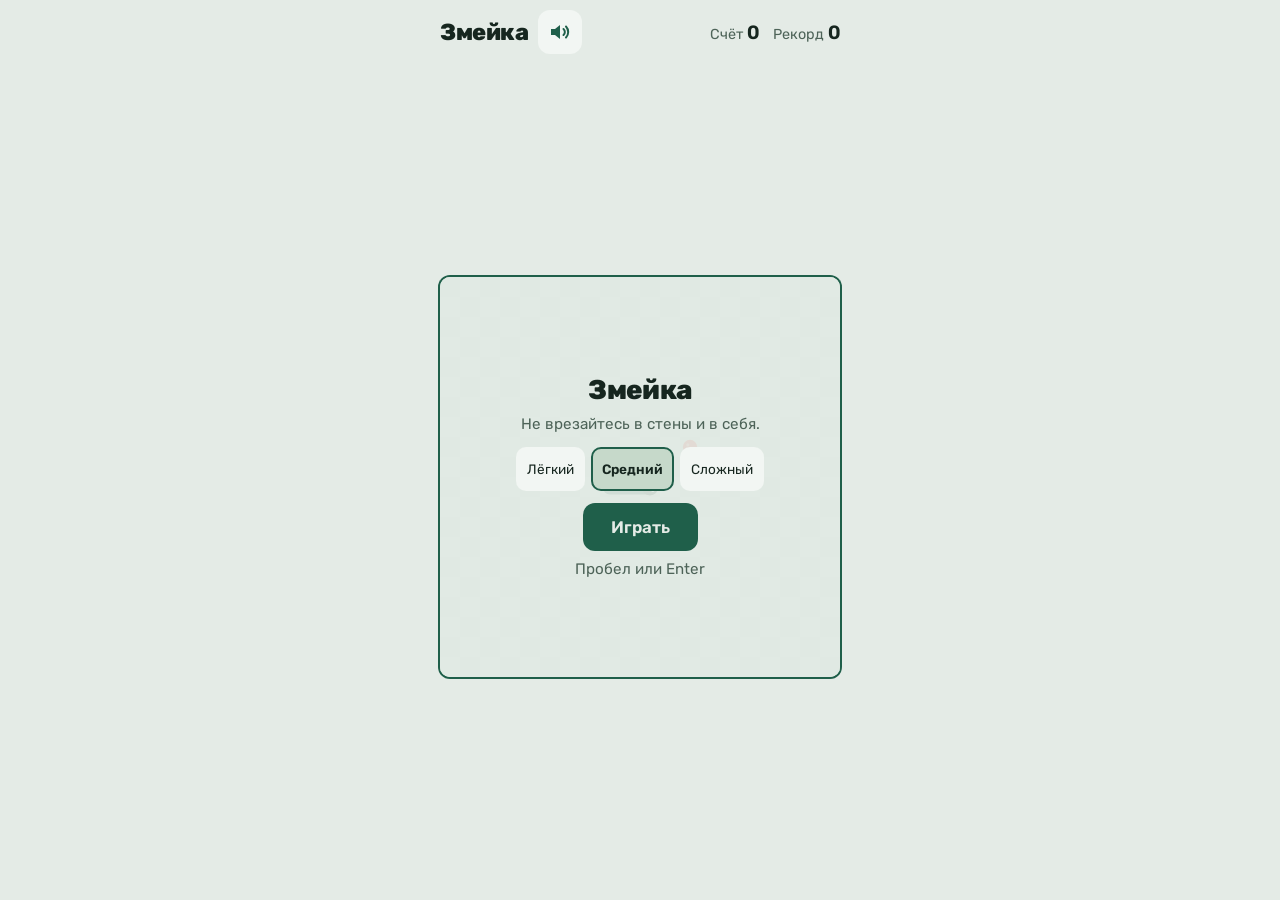
<file: ai-versions/claude/index.html>
<!DOCTYPE html>
<html lang="ru">
<head>
<meta charset="UTF-8">
<meta name="viewport" content="width=device-width, initial-scale=1.0, maximum-scale=1.0, user-scalable=no, viewport-fit=cover">
<title>Змейка</title>
<link rel="stylesheet" href="https://fonts.googleapis.com/css2?family=Rubik:wght@400;600;800&display=swap">
<style>
  /* ===== Цветовые токены (светлая и тёмная темы) ===== */
  :root {
    --page: #e4ebe6; --board-a: #cfe0d2; --board-b: #c6d9ca;
    --snake: #1f5f4a; --head: #14392d; --food: #d6402f;
    --text: #16261f; --muted: #4d6358; --panel: #f2f6f3;
    --veil: rgba(228, 235, 230, .9);
    color-scheme: light;
  }
  @media (prefers-color-scheme: dark) {
    :root:not([data-theme="light"]) {
      --page: #101a17; --board-a: #17261f; --board-b: #1a2b24;
      --snake: #6fcf97; --head: #b6f2cf; --food: #ff7a59;
      --text: #e3efe8; --muted: #8fa89b; --panel: #1b2a24;
      --veil: rgba(16, 26, 23, .9);
      color-scheme: dark;
    }
  }
  :root[data-theme="dark"] {
    --page: #101a17; --board-a: #17261f; --board-b: #1a2b24;
    --snake: #6fcf97; --head: #b6f2cf; --food: #ff7a59;
    --text: #e3efe8; --muted: #8fa89b; --panel: #1b2a24;
    --veil: rgba(16, 26, 23, .9);
    color-scheme: dark;
  }

  /* ===== Базовые стили и защита от скролла/зума ===== */
  :root {
    box-sizing: border-box;
    padding-top: env(safe-area-inset-top, 0px);
    padding-bottom: env(safe-area-inset-bottom, 0px);
  }
  html { scroll-padding-top: env(safe-area-inset-top, 0px); }
  *, *::before, *::after { box-sizing: inherit; }
  html, body {
    height: 100%; margin: 0;
    background: var(--page); color: var(--text);
    font-family: "Rubik", system-ui, -apple-system, "Segoe UI", Roboto, sans-serif;
    overflow: hidden; overscroll-behavior: none; touch-action: none;
    -webkit-user-select: none; user-select: none;
    -webkit-touch-callout: none; -webkit-tap-highlight-color: transparent;
  }

  /* ===== Каркас страницы ===== */
  .app { height: 100%; display: flex; flex-direction: column; align-items: center; padding: 10px 16px; gap: 10px; }
  .hud { width: 100%; max-width: 400px; display: flex; align-items: center; justify-content: space-between; gap: 8px; }
  .hud-left { display: flex; align-items: center; gap: 10px; }
  .hud h1 { margin: 0; font-size: 1.45rem; font-weight: 800; letter-spacing: -.02em; }
  .stats { display: flex; gap: 14px; font-size: .9rem; color: var(--muted); }
  .stats b { color: var(--text); font-weight: 600; font-size: 1.2rem; margin-left: 4px; font-variant-numeric: tabular-nums; display: inline-block; }
  .stats b.bump { animation: bump .3s ease-out; }
  @keyframes bump { 40% { transform: scale(1.45); color: var(--food); } }

  /* Кнопка звука: 44×44 px — удобно для пальца */
  .icon-btn {
    width: 44px; height: 44px; border: 0; border-radius: 12px; padding: 0; cursor: pointer;
    background: var(--panel); color: var(--snake); display: grid; place-items: center;
  }
  .icon-btn:focus-visible, .seg button:focus-visible, #ov-btn:focus-visible { outline: 3px solid var(--food); outline-offset: 2px; }
  .icon-btn svg { width: 24px; height: 24px; fill: currentColor; stroke: currentColor; stroke-width: 2; stroke-linecap: round; }
  .icon-btn .waves, .icon-btn .cross { fill: none; }
  .icon-btn[data-muted="true"] .waves, .icon-btn[data-muted="false"] .cross { display: none; }

  /* Область, в которую вписывается поле */
  .stage { flex: 1; min-height: 0; width: 100%; display: flex; align-items: center; justify-content: center; }
  .board { position: relative; border-radius: 10px; overflow: hidden; box-shadow: 0 0 0 2px var(--snake); }
  .board.shake { animation: shake .4s; }
  @keyframes shake { 20% { transform: translate(-6px, 2px); } 40% { transform: translate(5px, -3px); } 60% { transform: translate(-3px, 2px); } 80% { transform: translate(2px, -1px); } }
  @media (prefers-reduced-motion: reduce) { .board.shake, .stats b.bump { animation: none; } }
  canvas { display: block; width: 100%; height: 100%; }

  /* ===== Оверлей (старт и Game Over) ===== */
  .overlay {
    position: absolute; inset: 0; display: flex; flex-direction: column;
    align-items: center; justify-content: center; gap: 8px; text-align: center;
    background: var(--veil); padding: 14px;
  }
  .overlay[hidden] { display: none; }
  .overlay h2 { margin: 0; font-size: 1.7rem; font-weight: 800; letter-spacing: -.02em; }
  .overlay p { margin: 0; color: var(--muted); font-size: .95rem; line-height: 1.35; }

  /* Выбор сложности */
  .seg { display: flex; gap: 6px; margin-top: 4px; }
  .seg button {
    min-height: 44px; padding: 0 9px; border-radius: 10px; border: 2px solid transparent;
    background: var(--panel); color: var(--text); font: inherit; font-size: .85rem; cursor: pointer;
  }
  .seg button[aria-checked="true"] { border-color: var(--snake); background: var(--board-b); font-weight: 600; }
  #ov-btn {
    min-height: 48px; padding: 0 28px; border: 0; border-radius: 12px; margin-top: 4px;
    background: var(--snake); color: var(--page); font: inherit; font-weight: 600; font-size: 1.05rem; cursor: pointer;
  }
  .hint-touch { display: none; }
  @media (pointer: coarse) { .hint-touch { display: inline; } .hint-keys { display: none; } }

  /* ===== Экранные стрелки (только на сенсорных/узких экранах) ===== */
  .pad { display: none; grid-template-columns: repeat(3, 64px); grid-template-rows: repeat(2, 64px); gap: 8px; padding-bottom: 6px; }
  @media (pointer: coarse), (max-width: 700px) { .pad { display: grid; } }
  .pad button {
    width: 64px; height: 64px; border: 0; border-radius: 16px; padding: 0; cursor: pointer;
    background: var(--panel); color: var(--snake); display: grid; place-items: center; touch-action: none;
  }
  .pad button:active { background: var(--snake); color: var(--page); }
  .pad svg { width: 28px; height: 28px; fill: none; stroke: currentColor; stroke-width: 3.5; stroke-linecap: round; stroke-linejoin: round; }
  .b-up { grid-column: 2; grid-row: 1; } .b-left { grid-column: 1; grid-row: 2; }
  .b-down { grid-column: 2; grid-row: 2; } .b-right { grid-column: 3; grid-row: 2; }
  .b-right svg { transform: rotate(90deg); } .b-down svg { transform: rotate(180deg); } .b-left svg { transform: rotate(270deg); }

  /* Низкие экраны: стрелки в один ряд, чтобы поле не сжималось */
  @media (max-height: 700px) {
    .pad { grid-template-columns: repeat(4, 64px); grid-template-rows: 64px; }
    .pad .b-left { grid-column: 1; grid-row: 1; } .pad .b-up { grid-column: 2; grid-row: 1; }
    .pad .b-down { grid-column: 3; grid-row: 1; } .pad .b-right { grid-column: 4; grid-row: 1; }
  }
</style>
</head>
<body>
<svg width="0" height="0" style="position:absolute" aria-hidden="true">
  <symbol id="chev" viewBox="0 0 24 24"><polyline points="5,15 12,8 19,15"/></symbol>
</svg>

<div class="app">
  <div class="hud">
    <div class="hud-left">
      <h1>Змейка</h1>
      <button class="icon-btn" id="mute" data-ui data-muted="false" type="button" aria-label="Выключить звук">
        <svg viewBox="0 0 24 24"><path stroke="none" d="M3 9v6h4l5 4V5L7 9H3z"/><path class="waves" d="M15.5 9a4 4 0 010 6M18 6.5a8 8 0 010 11"/><path class="cross" d="M16 9.5l5 5M21 9.5l-5 5"/></svg>
      </button>
    </div>
    <div class="stats" aria-live="polite">
      <span>Счёт<b id="score">0</b></span>
      <span>Рекорд<b id="best">0</b></span>
    </div>
  </div>

  <div class="stage" id="stage">
    <div class="board" id="board">
      <canvas id="canvas" aria-label="Игровое поле"></canvas>
      <div class="overlay" id="overlay">
        <h2 id="ov-title">Змейка</h2>
        <p id="ov-text">Не врезайтесь в стены и в себя.</p>
        <div class="seg" id="seg" role="radiogroup" aria-label="Сложность">
          <button type="button" role="radio" data-ui data-level="easy">Лёгкий</button>
          <button type="button" role="radio" data-ui data-level="normal">Средний</button>
          <button type="button" role="radio" data-ui data-level="hard">Сложный</button>
        </div>
        <button id="ov-btn" data-ui type="button">Играть</button>
        <p><span class="hint-keys">Пробел или Enter</span><span class="hint-touch">Или тап по экрану</span></p>
      </div>
    </div>
  </div>

  <div class="pad" id="pad">
    <button class="b-up" data-dir="up" aria-label="Вверх"><svg><use href="#chev"/></svg></button>
    <button class="b-left" data-dir="left" aria-label="Влево"><svg><use href="#chev"/></svg></button>
    <button class="b-down" data-dir="down" aria-label="Вниз"><svg><use href="#chev"/></svg></button>
    <button class="b-right" data-dir="right" aria-label="Вправо"><svg><use href="#chev"/></svg></button>
  </div>
</div>

<script>
(() => {
  'use strict';

  /* ===== Константы ===== */
  const COLS = 20, ROWS = 20;
  const MAX_SIZE = 400, MIN_SIZE = 300;
  const DIRS = { up: { x: 0, y: -1 }, down: { x: 0, y: 1 }, left: { x: -1, y: 0 }, right: { x: 1, y: 0 } };
  // Уровни сложности: стартовый интервал хода, минимальный интервал, ускорение за очко (мс)
  const LEVELS = {
    easy:   { start: 150, min: 100, step: 2 },
    normal: { start: 120, min: 75,  step: 2.5 },
    hard:   { start: 90,  min: 55,  step: 2 }
  };
  const reduceMotion = window.matchMedia('(prefers-reduced-motion: reduce)').matches;

  /* ===== DOM ===== */
  const $ = (id) => document.getElementById(id);
  const stage = $('stage'), board = $('board'), canvas = $('canvas'), ctx = canvas.getContext('2d');
  const scoreEl = $('score'), bestEl = $('best'), muteBtn = $('mute');
  const overlay = $('overlay'), ovTitle = $('ov-title'), ovText = $('ov-text'), ovBtn = $('ov-btn'), seg = $('seg');

  /* ===== LocalStorage (с защитой от ошибок доступа) ===== */
  const store = {
    get(k) { try { return localStorage.getItem(k); } catch (e) { return null; } },
    set(k, v) { try { localStorage.setItem(k, String(v)); } catch (e) {} }
  };

  /* ===== Звук (Web Audio API, без внешних файлов) ===== */
  const sfx = (() => {
    let ac = null, muted = store.get('snake.muted') === '1';
    // Контекст создаётся и «будится» только по жесту пользователя
    function unlock() {
      try {
        if (!ac) { const C = window.AudioContext || window.webkitAudioContext; if (!C) return; ac = new C(); }
        if (ac.state === 'suspended') ac.resume();
      } catch (e) {}
    }
    function tone(freq, at, dur, type, vol, slideTo) {
      const o = ac.createOscillator(), g = ac.createGain(), t0 = ac.currentTime + at;
      o.type = type;
      o.frequency.setValueAtTime(freq, t0);
      if (slideTo) o.frequency.exponentialRampToValueAtTime(slideTo, t0 + dur);
      g.gain.setValueAtTime(vol, t0);
      g.gain.exponentialRampToValueAtTime(0.0001, t0 + dur);
      o.connect(g); g.connect(ac.destination);
      o.start(t0); o.stop(t0 + dur + 0.02);
    }
    return {
      unlock,
      get muted() { return muted; },
      toggle() { muted = !muted; store.set('snake.muted', muted ? '1' : '0'); if (!muted) { unlock(); this.eat(); } },
      eat() { if (muted || !ac) return; tone(620, 0, .09, 'square', .07); tone(930, .07, .12, 'square', .07); },
      die() { if (muted || !ac) return; tone(300, 0, .55, 'sawtooth', .1, 60); tone(150, .1, .5, 'square', .07, 40); }
    };
  })();

  function renderMute() {
    muteBtn.dataset.muted = sfx.muted;
    muteBtn.setAttribute('aria-label', sfx.muted ? 'Включить звук' : 'Выключить звук');
  }

  /* ===== Состояние игры ===== */
  let snake, prev, dir, queue, food, foodBorn = 0, score = 0;
  let status = 'ready', lastTick = 0, overAt = 0, flashAt = -1e9, lastFrame = 0;
  let parts = [];                 // частицы эффекта поедания
  let cell = 20, colors = {};
  let level = store.get('snake.level');
  if (!LEVELS[level]) level = 'normal';

  // Рекорд хранится отдельно для каждого уровня (прежний общий рекорд достаётся среднему)
  const getBest = () => parseInt(store.get('snake.best.' + level), 10) ||
    (level === 'normal' ? parseInt(store.get('snake.best'), 10) : 0) || 0;

  function setLevel(l) {
    level = l;
    store.set('snake.level', l);
    seg.querySelectorAll('button').forEach((b) => b.setAttribute('aria-checked', b.dataset.level === l));
    bestEl.textContent = getBest();
  }

  const stepDelay = () => { const L = LEVELS[level]; return Math.max(L.min, L.start - score * L.step); };

  /* ===== Новая партия ===== */
  function reset() {
    const cx = Math.floor(COLS / 2), cy = Math.floor(ROWS / 2);
    snake = [{ x: cx, y: cy }, { x: cx - 1, y: cy }, { x: cx - 2, y: cy }]; // длина 3, голова первая
    prev = snake; dir = DIRS.right; queue = []; parts = []; score = 0;
    scoreEl.textContent = 0;
    placeFood();
  }

  function placeFood() {
    const taken = new Set(snake.map((s) => s.x + ',' + s.y));
    const free = [];
    for (let y = 0; y < ROWS; y++) for (let x = 0; x < COLS; x++) if (!taken.has(x + ',' + y)) free.push({ x, y });
    food = free.length ? free[Math.floor(Math.random() * free.length)] : null;
    foodBorn = performance.now();
  }

  function startGame() {
    if (status === 'running') return;
    // Защита от случайного рестарта сразу после проигрыша
    if (status === 'over' && performance.now() - overAt < 500) return;
    sfx.unlock();
    reset();
    status = 'running';
    overlay.hidden = true;
    lastTick = performance.now();
  }

  /* ===== Управление ===== */
  function setDir(name) {
    const d = DIRS[name], last = queue.length ? queue[queue.length - 1] : dir;
    if (d.x === -last.x && d.y === -last.y) return; // разворот на 180° запрещён
    if (d.x === last.x && d.y === last.y) return;
    if (queue.length < 2) queue.push(d);
  }
  function steer(name) {
    if (status === 'ready') startGame();      // первое движение запускает игру
    if (status === 'running') setDir(name);   // после Game Over стрелки не рестартят
  }

  /* ===== Логика одного хода ===== */
  function step(now) {
    if (queue.length) dir = queue.shift();
    const head = { x: snake[0].x + dir.x, y: snake[0].y + dir.y };
    const eating = food && head.x === food.x && head.y === food.y;
    const hitWall = head.x < 0 || head.y < 0 || head.x >= COLS || head.y >= ROWS;
    const body = eating ? snake : snake.slice(0, -1);
    if (hitWall || body.some((s) => s.x === head.x && s.y === head.y)) return gameOver(false, now);

    prev = snake;                                   // старые позиции нужны для плавной анимации
    snake = [head].concat(eating ? snake : snake.slice(0, -1));
    if (eating) {
      score += 1;
      scoreEl.textContent = score;
      scoreEl.classList.remove('bump'); void scoreEl.offsetWidth; scoreEl.classList.add('bump');
      burst(food.x, food.y, now);
      sfx.eat();
      placeFood();
      if (!food) gameOver(true, now);
    }
  }

  function gameOver(won, now) {
    status = 'over'; overAt = now;
    const old = getBest(), record = score > old;
    if (record) { store.set('snake.best.' + level, score); bestEl.textContent = score; }
    ovTitle.textContent = won ? 'Победа!' : 'Игра окончена';
    ovText.textContent = record && score > 0 ? 'Новый рекорд: ' + score : 'Ваш счёт: ' + score;
    ovBtn.textContent = 'Играть снова';
    overlay.hidden = false;
    if (!won) {
      flashAt = now; sfx.die();
      board.classList.remove('shake'); void board.offsetWidth; board.classList.add('shake');
    }
  }

  /* ===== Эффект поедания: частицы и кольцо ===== */
  function burst(gx, gy, now) {
    if (reduceMotion) return;
    const x = (gx + .5) * cell, y = (gy + .5) * cell;
    parts.push({ ring: true, x, y, born: now, life: 420 });
    for (let i = 0; i < 10; i++) {
      const a = Math.random() * Math.PI * 2, v = 50 + Math.random() * 90;
      parts.push({ x, y, vx: Math.cos(a) * v, vy: Math.sin(a) * v, born: now, life: 450 });
    }
  }

  /* ===== Отрисовка ===== */
  function readColors() {
    const s = getComputedStyle(document.documentElement);
    ['board-a', 'board-b', 'snake', 'head', 'food', 'page'].forEach((k) => { colors[k] = s.getPropertyValue('--' + k).trim(); });
  }

  // Позиция i-го сегмента между прошлым и текущим ходом (t от 0 до 1)
  function segPos(i, t) {
    const c = snake[i], p = prev[i] || prev[prev.length - 1] || c;
    return { x: (p.x + (c.x - p.x) * t + .5) * cell, y: (p.y + (c.y - p.y) * t + .5) * cell };
  }

  function draw(now, t) {
    const size = cell * COLS, dt = Math.min(.05, (now - lastFrame) / 1000 || 0);
    lastFrame = now;

    // Шахматный фон
    for (let y = 0; y < ROWS; y++) for (let x = 0; x < COLS; x++) {
      ctx.fillStyle = (x + y) % 2 ? colors['board-a'] : colors['board-b'];
      ctx.fillRect(x * cell, y * cell, cell, cell);
    }

    // Еда: появляется с «выпрыгиванием» и слегка пульсирует
    if (food) {
      const k = Math.max(0, Math.min(1, (now - foodBorn) / 220)), pop = 1 - Math.pow(1 - k, 3);
      const pulse = reduceMotion ? 1 : 1 + .07 * Math.sin(now / 170);
      const r = cell * .34 * pop * pulse, fx = (food.x + .5) * cell, fy = (food.y + .5) * cell;
      ctx.fillStyle = colors.food;
      ctx.beginPath(); ctx.arc(fx, fy, r, 0, Math.PI * 2); ctx.fill();
      ctx.fillStyle = 'rgba(255,255,255,.35)';
      ctx.beginPath(); ctx.arc(fx - r * .3, fy - r * .3, r * .22, 0, Math.PI * 2); ctx.fill();
    }

    // Тело: плавная ломаная через интерполированные центры сегментов
    ctx.strokeStyle = colors.snake; ctx.lineWidth = cell * .74;
    ctx.lineCap = 'round'; ctx.lineJoin = 'round';
    ctx.beginPath();
    for (let i = snake.length - 1; i >= 0; i--) {
      const p = segPos(i, t);
      i === snake.length - 1 ? ctx.moveTo(p.x, p.y) : ctx.lineTo(p.x, p.y);
    }
    ctx.stroke();

    // Голова и глаза
    const h = segPos(0, t), px = -dir.y, py = dir.x;
    ctx.fillStyle = colors.head;
    ctx.beginPath(); ctx.arc(h.x, h.y, cell * .42, 0, Math.PI * 2); ctx.fill();
    ctx.fillStyle = colors.page;
    [-1, 1].forEach((k) => {
      ctx.beginPath();
      ctx.arc(h.x + dir.x * cell * .14 + px * k * cell * .17, h.y + dir.y * cell * .14 + py * k * cell * .17, cell * .08, 0, Math.PI * 2);
      ctx.fill();
    });

    // Частицы и кольцо
    parts = parts.filter((p) => now - p.born < p.life);
    parts.forEach((p) => {
      const a = 1 - (now - p.born) / p.life;
      ctx.globalAlpha = a;
      if (p.ring) {
        ctx.strokeStyle = colors.food; ctx.lineWidth = 2;
        ctx.beginPath(); ctx.arc(p.x, p.y, cell * (.3 + (1 - a) * 1.1), 0, Math.PI * 2); ctx.stroke();
      } else {
        p.x += p.vx * dt; p.y += p.vy * dt;
        ctx.fillStyle = colors.food;
        ctx.beginPath(); ctx.arc(p.x, p.y, cell * .09 * (.4 + a), 0, Math.PI * 2); ctx.fill();
      }
      ctx.globalAlpha = 1;
    });

    // Красная вспышка при проигрыше
    const fa = 1 - (now - flashAt) / 350;
    if (fa > 0) { ctx.globalAlpha = fa * .45; ctx.fillStyle = colors.food; ctx.fillRect(0, 0, size, size); ctx.globalAlpha = 1; }
  }

  /* ===== Главный цикл (requestAnimationFrame) ===== */
  function frame() {
    requestAnimationFrame(frame);   // следующий кадр планируем сразу: сбой в одном кадре не остановит игру
    const now = performance.now();  // единая шкала времени для всей игры
    const d = stepDelay();
    if (status === 'running' && now - lastTick >= d) {
      lastTick = now - lastTick > d * 2 ? now : lastTick + d; // без «догонялок» после лагов
      step(now);
    }
    const t = status === 'running' ? Math.max(0, Math.min(1, (now - lastTick) / d)) : 1;
    draw(now, t);
  }

  /* ===== Адаптивный размер ===== */
  function resize() {
    const avail = Math.min(MAX_SIZE, stage.clientWidth, stage.clientHeight);
    cell = Math.floor(Math.max(MIN_SIZE, avail) / COLS);
    const size = cell * COLS, dpr = window.devicePixelRatio || 1;
    board.style.width = board.style.height = size + 'px';
    canvas.width = canvas.height = Math.round(size * dpr);
    ctx.setTransform(dpr, 0, 0, dpr, 0, 0);
    readColors();
  }

  /* ===== Клавиатура ===== */
  const KEYS = { ArrowUp: 'up', ArrowDown: 'down', ArrowLeft: 'left', ArrowRight: 'right', w: 'up', s: 'down', a: 'left', d: 'right' };
  const LEVEL_KEYS = { 1: 'easy', 2: 'normal', 3: 'hard' };
  window.addEventListener('keydown', (e) => {
    if (KEYS[e.key]) { e.preventDefault(); steer(KEYS[e.key]); return; }
    if (e.key === ' ' || e.key === 'Enter') { e.preventDefault(); startGame(); return; }
    if (e.key.toLowerCase() === 'm') { sfx.toggle(); renderMute(); return; }
    if (LEVEL_KEYS[e.key] && status !== 'running') setLevel(LEVEL_KEYS[e.key]);
  });

  /* ===== Кнопки интерфейса ===== */
  document.querySelectorAll('.pad button').forEach((b) => {
    b.addEventListener('pointerdown', (e) => { e.preventDefault(); sfx.unlock(); steer(b.dataset.dir); });
  });
  muteBtn.addEventListener('click', () => { sfx.toggle(); renderMute(); muteBtn.blur(); });
  seg.addEventListener('click', (e) => {
    const b = e.target.closest('button');
    if (b && status !== 'running') { setLevel(b.dataset.level); b.blur(); }
  });
  ovBtn.addEventListener('click', startGame);

  /* ===== Свайпы и тап ===== */
  const SWIPE_MIN = 24;
  let t0 = null, swiped = false;
  const isUI = (el) => !!el.closest('[data-ui]'); // элементы интерфейса сохраняют обычные клики

  document.addEventListener('touchstart', (e) => {
    if (!isUI(e.target)) e.preventDefault(); // блокируем скролл и зум
    const t = e.touches[0];
    t0 = { x: t.clientX, y: t.clientY, skip: !!e.target.closest('.pad') || isUI(e.target) };
    swiped = false;
  }, { passive: false });

  document.addEventListener('touchmove', (e) => {
    e.preventDefault();
    if (!t0 || t0.skip || swiped) return;
    const t = e.touches[0], dx = t.clientX - t0.x, dy = t.clientY - t0.y;
    if (Math.max(Math.abs(dx), Math.abs(dy)) < SWIPE_MIN) return;
    swiped = true;
    steer(Math.abs(dx) > Math.abs(dy) ? (dx > 0 ? 'right' : 'left') : (dy > 0 ? 'down' : 'up'));
  }, { passive: false });

  document.addEventListener('touchend', (e) => {
    sfx.unlock(); // iOS разрешает звук только после касания
    if (!isUI(e.target)) e.preventDefault();
    // Тап по свободному месту оверлея — старт или рестарт
    if (t0 && !t0.skip && !swiped && status !== 'running' && e.target.closest('.overlay')) startGame();
    t0 = null;
  }, { passive: false });

  ['gesturestart', 'gesturechange', 'gestureend'].forEach((n) => document.addEventListener(n, (e) => e.preventDefault()));

  /* ===== Запуск ===== */
  window.addEventListener('resize', resize);
  window.addEventListener('orientationchange', resize);
  const mq = window.matchMedia('(prefers-color-scheme: dark)');
  if (mq.addEventListener) mq.addEventListener('change', resize); else if (mq.addListener) mq.addListener(resize);
  if (window.ResizeObserver) new ResizeObserver(resize).observe(stage); // пересчёт поля при любом изменении раскладки
  document.addEventListener('visibilitychange', () => { if (!document.hidden) lastTick = performance.now(); });

  setLevel(level);
  renderMute();
  resize();
  reset();
  requestAnimationFrame(frame);
})();
</script>
</body>
</html>
</file>
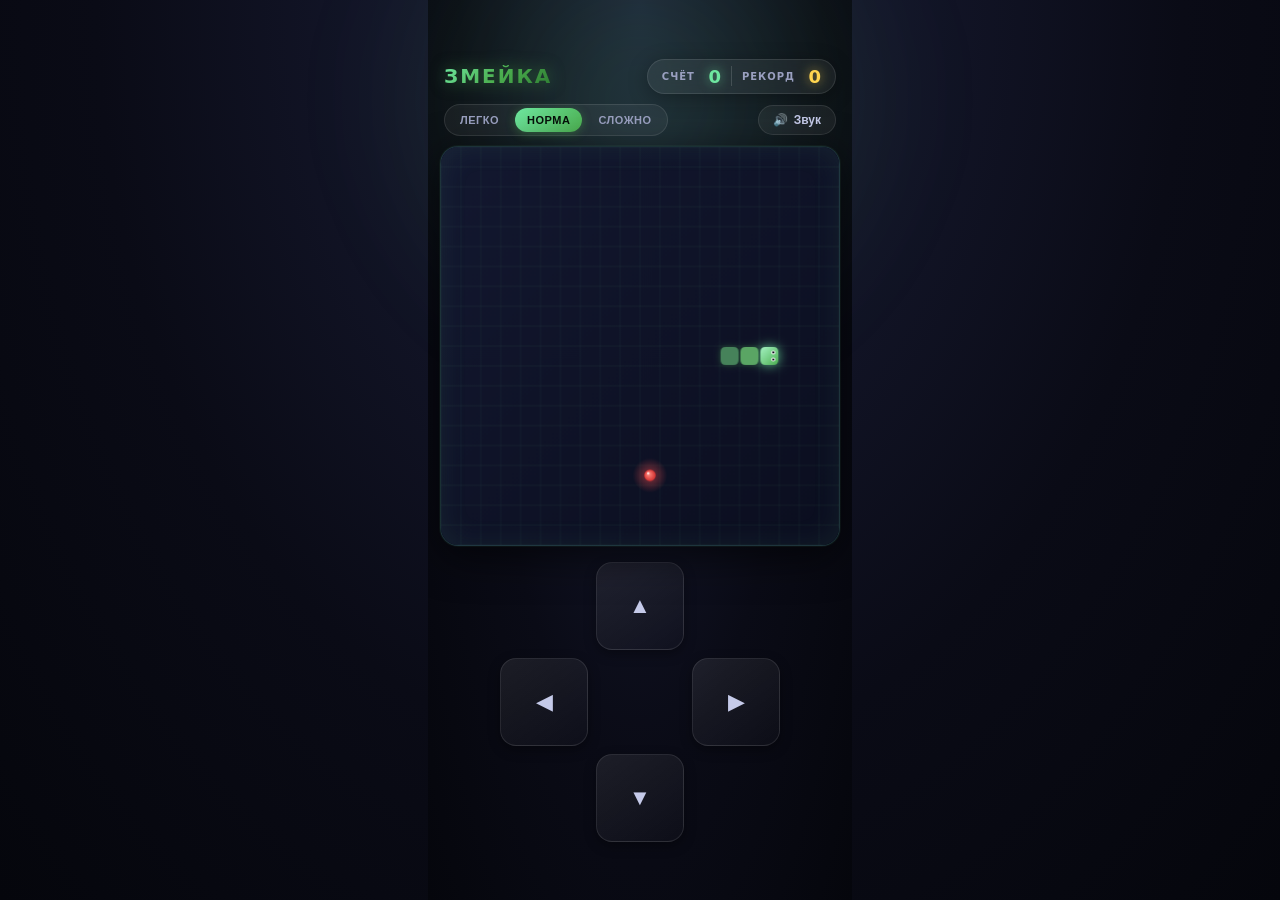
<file: ai-versions/deepseek/index.html>
<!DOCTYPE html>
<html lang="ru">
<head>
<meta charset="UTF-8">
<meta name="viewport" content="width=device-width, initial-scale=1.0, maximum-scale=1.0, user-scalable=no">
<title>Змейка</title>
<style>
*{box-sizing:border-box}
html,body{margin:0;padding:0;height:100%;overflow:hidden;font-family:'Segoe UI',system-ui,-apple-system,sans-serif;background:radial-gradient(ellipse at top,#1b1f3a 0%,#0a0b16 60%,#05060c 100%);display:flex;justify-content:center;align-items:center;touch-action:none;user-select:none;-webkit-user-select:none;color:#e8eaf6}
body::before{content:'';position:fixed;width:600px;height:600px;top:-200px;left:50%;transform:translateX(-50%);background:radial-gradient(circle,rgba(76,175,80,.18),transparent 70%);pointer-events:none;filter:blur(40px)}
#game-container{display:flex;flex-direction:column;align-items:center;padding:12px;position:relative;z-index:1}
#header{width:400px;max-width:100%;display:flex;justify-content:space-between;align-items:center;margin-bottom:10px;padding:0 4px;gap:8px}
#title{font-size:20px;font-weight:700;letter-spacing:2px;text-transform:uppercase;background:linear-gradient(135deg,#6ee7a0,#4caf50,#2e7d32);-webkit-background-clip:text;background-clip:text;-webkit-text-fill-color:transparent;filter:drop-shadow(0 0 8px rgba(76,175,80,.5));white-space:nowrap}
#score-panel{display:flex;align-items:center;gap:10px;background:rgba(255,255,255,.06);border:1px solid rgba(255,255,255,.1);border-radius:999px;padding:6px 14px;backdrop-filter:blur(10px);-webkit-backdrop-filter:blur(10px);box-shadow:0 4px 20px rgba(0,0,0,.3)}
.score-item{display:flex;align-items:center;gap:6px}
.score-label{font-size:10px;font-weight:600;letter-spacing:1px;text-transform:uppercase;color:#9aa0c0}
.score-value{font-size:18px;font-weight:800;color:#6ee7a0;text-shadow:0 0 12px rgba(110,231,160,.6);min-width:20px;text-align:right;transition:transform .15s ease;display:inline-block}
.score-value.pop{transform:scale(1.4)}
#best .score-value{color:#ffd54f;text-shadow:0 0 12px rgba(255,213,79,.6)}
.score-divider{width:1px;height:20px;background:rgba(255,255,255,.15)}
#toolbar{width:400px;max-width:100%;display:flex;justify-content:space-between;align-items:center;margin-bottom:10px;padding:0 4px;gap:8px}
#difficulty-group{display:flex;gap:4px;background:rgba(255,255,255,.05);border:1px solid rgba(255,255,255,.1);border-radius:999px;padding:3px}
.diff-btn{padding:6px 12px;font-size:11px;font-weight:700;letter-spacing:.5px;text-transform:uppercase;color:#9aa0c0;background:transparent;border:none;border-radius:999px;cursor:pointer;transition:all .2s ease;-webkit-tap-highlight-color:transparent;white-space:nowrap}
.diff-btn:hover{color:#c5cae9}
.diff-btn.active{background:linear-gradient(135deg,#6ee7a0,#4caf50);color:#06110a;box-shadow:0 2px 10px rgba(76,175,80,.4)}
#sound-btn{display:flex;align-items:center;justify-content:center;gap:6px;padding:7px 14px;font-size:12px;font-weight:700;color:#c5cae9;background:rgba(255,255,255,.06);border:1px solid rgba(255,255,255,.1);border-radius:999px;cursor:pointer;transition:all .15s ease;-webkit-tap-highlight-color:transparent}
#sound-btn:hover{background:rgba(110,231,160,.15);color:#6ee7a0}
#sound-btn.muted{opacity:.55}
#game-area{position:relative;width:400px;height:400px;border-radius:18px;background:linear-gradient(145deg,#131830,#0b0e1f);border:1px solid rgba(110,231,160,.15);box-shadow:0 0 0 1px rgba(110,231,160,.05),0 10px 40px rgba(0,0,0,.6),inset 0 0 60px rgba(76,175,80,.05);overflow:hidden;transition:box-shadow .2s ease,border-color .2s ease}
#game-area.eat-flash{box-shadow:0 0 0 2px rgba(110,231,160,.8),0 10px 50px rgba(76,175,80,.7),inset 0 0 60px rgba(110,231,160,.25)}
#game-area.dead-flash{box-shadow:0 0 0 2px rgba(255,82,82,.9),0 10px 50px rgba(255,82,82,.7),inset 0 0 60px rgba(255,82,82,.3);border-color:rgba(255,82,82,.5)}
@media (max-width:440px){
#game-area{width:min(calc(100vw - 24px),400px);height:min(calc(100vw - 24px),400px);min-width:300px;min-height:300px}
#header,#toolbar{width:100%}
}
#game-area::after{content:'';position:absolute;inset:0;border-radius:18px;pointer-events:none;box-shadow:inset 0 0 30px rgba(110,231,160,.08)}
canvas{display:block;width:100%;height:100%}
#overlay{position:absolute;inset:0;background:rgba(5,6,12,.85);backdrop-filter:blur(8px);-webkit-backdrop-filter:blur(8px);display:none;flex-direction:column;justify-content:center;align-items:center;border-radius:18px;z-index:10;opacity:0;transition:opacity .25s ease;padding:20px;text-align:center}
#overlay.show{display:flex;opacity:1}
#overlay-icon{font-size:48px;margin-bottom:8px;filter:drop-shadow(0 0 20px rgba(255,82,82,.6));animation:deadPop .4s ease}
@keyframes deadPop{0%{transform:scale(0) rotate(-20deg);opacity:0}70%{transform:scale(1.2) rotate(10deg);opacity:1}100%{transform:scale(1) rotate(0);opacity:1}}
#overlay h2{font-size:26px;margin:0 0 6px;font-weight:800;letter-spacing:1px;background:linear-gradient(135deg,#ff8a80,#ff5252);-webkit-background-clip:text;background-clip:text;-webkit-text-fill-color:transparent}
#final-score{font-size:15px;color:#9aa0c0;margin:0 0 4px}
#final-score strong{color:#6ee7a0;font-size:20px}
#new-record{font-size:13px;color:#ffd54f;font-weight:700;margin:0 0 16px;display:none;letter-spacing:.5px;animation:recordPulse 1s ease infinite}
#new-record.show{display:block}
@keyframes recordPulse{0%,100%{opacity:1;text-shadow:0 0 8px rgba(255,213,79,.8)}50%{opacity:.7;text-shadow:0 0 16px rgba(255,213,79,1)}}
#restart-btn{padding:14px 36px;font-size:16px;font-weight:700;letter-spacing:1px;text-transform:uppercase;color:#06110a;background:linear-gradient(135deg,#6ee7a0,#4caf50);border:none;border-radius:999px;cursor:pointer;box-shadow:0 6px 20px rgba(76,175,80,.45),inset 0 -2px 0 rgba(0,0,0,.15);transition:transform .15s ease,box-shadow .15s ease;-webkit-tap-highlight-color:transparent}
#restart-btn:hover{transform:translateY(-2px);box-shadow:0 10px 28px rgba(76,175,80,.55)}
#restart-btn:active{transform:translateY(1px);box-shadow:0 4px 14px rgba(76,175,80,.4)}
#controls{display:grid;grid-template-columns:repeat(3,1fr);grid-template-rows:repeat(3,1fr);gap:8px;margin-top:16px;width:280px;max-width:100%;aspect-ratio:1/1}
.ctrl-btn{background:linear-gradient(145deg,rgba(255,255,255,.08),rgba(255,255,255,.02));border:1px solid rgba(255,255,255,.1);border-radius:16px;color:#c5cae9;font-size:22px;display:flex;justify-content:center;align-items:center;cursor:pointer;user-select:none;-webkit-tap-highlight-color:transparent;min-width:60px;min-height:60px;transition:background .15s ease,transform .1s ease,box-shadow .15s ease,color .15s ease;box-shadow:0 4px 12px rgba(0,0,0,.35);touch-action:manipulation}
.ctrl-btn:hover{background:linear-gradient(145deg,rgba(110,231,160,.2),rgba(76,175,80,.08));color:#6ee7a0;box-shadow:0 4px 18px rgba(76,175,80,.3)}
.ctrl-btn:active{transform:scale(.94);background:linear-gradient(145deg,rgba(110,231,160,.35),rgba(76,175,80,.15));color:#6ee7a0}
#btn-up{grid-column:2;grid-row:1}
#btn-left{grid-column:1;grid-row:2}
#btn-right{grid-column:3;grid-row:2}
#btn-down{grid-column:2;grid-row:3}
@media (max-width:420px){
#game-container{padding:8px}
#title{font-size:16px}
#score-panel{padding:5px 10px;gap:6px}
.score-value{font-size:15px}
.score-label{font-size:9px}
.diff-btn{padding:5px 8px;font-size:10px}
#sound-btn{padding:6px 10px;font-size:11px}
.ctrl-btn{min-width:52px;min-height:52px;font-size:18px;border-radius:14px}
#controls{width:240px;gap:6px}
#overlay h2{font-size:22px}
}
</style>
</head>
<body>

<div id="game-container">
<div id="header">
<div id="title">Змейка</div>
<div id="score-panel">
<div class="score-item"><span class="score-label">Счёт</span><span class="score-value" id="score">0</span></div>
<div class="score-divider"></div>
<div class="score-item" id="best"><span class="score-label">Рекорд</span><span class="score-value" id="best-score">0</span></div>
</div>
</div>

<div id="toolbar">
<div id="difficulty-group">
<button class="diff-btn" data-diff="easy">Легко</button>
<button class="diff-btn active" data-diff="normal">Норма</button>
<button class="diff-btn" data-diff="hard">Сложно</button>
</div>
<button id="sound-btn" title="Клавиша M"><span id="sound-icon">🔊</span><span id="sound-text">Звук</span></button>
</div>

<div id="game-area">
<canvas id="gameCanvas"></canvas>
<div id="overlay">
<div id="overlay-icon">💀</div>
<h2>Игра окончена</h2>
<p id="final-score">Ваш результат: <strong id="final-score-value">0</strong></p>
<p id="new-record">🏆 Новый рекорд!</p>
<button id="restart-btn">Играть снова</button>
</div>
</div>

<div id="controls">
<button class="ctrl-btn" id="btn-up">▲</button>
<button class="ctrl-btn" id="btn-left">◀</button>
<button class="ctrl-btn" id="btn-right">▶</button>
<button class="ctrl-btn" id="btn-down">▼</button>
</div>
</div>

<script>
(function(){
'use strict';

const GRID=20;
const DIFF={easy:{speed:220},normal:{speed:150},hard:{speed:95}};
const LS_BEST='snake_best_score',LS_DIFF='snake_difficulty',LS_SOUND='snake_sound_enabled';

const canvas=document.getElementById('gameCanvas');
const ctx=canvas.getContext('2d');
const gameArea=document.getElementById('game-area');
const scoreSpan=document.getElementById('score');
const bestSpan=document.getElementById('best-score');
const overlay=document.getElementById('overlay');
const finalScoreVal=document.getElementById('final-score-value');
const newRecordEl=document.getElementById('new-record');
const restartBtn=document.getElementById('restart-btn');
const soundBtn=document.getElementById('sound-btn');
const soundIcon=document.getElementById('sound-icon');
const soundText=document.getElementById('sound-text');
const diffBtns=document.querySelectorAll('.diff-btn');

let snake=[],direction={x:0,y:0},nextDirection={x:0,y:0},drawDirection={x:1,y:0};
let food={x:0,y:0};
let score=0,bestScore=0,difficulty='normal',soundEnabled=true;
let gameOver=false,gameLoop=null,animFrame=null,animTime=0;
let eatPulse=0,particles=[],foodSpawnScale=1,prevBest=0;

// LOCALSTORAGE
function loadSettings(){
try{
const b=localStorage.getItem(LS_BEST);if(b!==null)bestScore=parseInt(b,10)||0;
const d=localStorage.getItem(LS_DIFF);if(d&&DIFF[d])difficulty=d;
const s=localStorage.getItem(LS_SOUND);if(s!==null)soundEnabled=(s==='true');
}catch(e){}
prevBest=bestScore;
bestSpan.textContent=bestScore;
updateDiffButtons();updateSoundButton();
}
function saveBest(){try{localStorage.setItem(LS_BEST,String(bestScore));}catch(e){}}
function saveDiff(){try{localStorage.setItem(LS_DIFF,difficulty);}catch(e){}}
function saveSound(){try{localStorage.setItem(LS_SOUND,String(soundEnabled));}catch(e){}}
function updateDiffButtons(){diffBtns.forEach(b=>b.classList.toggle('active',b.dataset.diff===difficulty));}
function updateSoundButton(){soundIcon.textContent=soundEnabled?'🔊':'🔇';soundText.textContent=soundEnabled?'Звук':'Выкл';soundBtn.classList.toggle('muted',!soundEnabled);}

// ЗВУК
let audioCtx=null;
function getAudioCtx(){
if(!audioCtx){try{audioCtx=new(window.AudioContext||window.webkitAudioContext)();}catch(e){return null;}}
if(audioCtx.state==='suspended')audioCtx.resume().catch(()=>{});
return audioCtx;
}
function playTone(freq,dur,type,vol,delay){
if(!soundEnabled)return;
const ac=getAudioCtx();if(!ac)return;
const now=ac.currentTime+(delay||0);
const osc=ac.createOscillator(),gain=ac.createGain();
osc.type=type||'sine';
osc.frequency.setValueAtTime(freq,now);
gain.gain.setValueAtTime(0.0001,now);
gain.gain.linearRampToValueAtTime(vol||0.1,now+0.01);
gain.gain.exponentialRampToValueAtTime(0.0001,now+dur);
osc.connect(gain);gain.connect(ac.destination);
osc.start(now);osc.stop(now+dur+0.05);
}
function playEatSound(){playTone(660,0.08,'square',0.08);playTone(880,0.10,'square',0.08,0.06);}
function playDeadSound(){playTone(440,0.15,'sawtooth',0.10);playTone(330,0.18,'sawtooth',0.10,0.12);playTone(220,0.35,'sawtooth',0.10,0.26);}
function playRecordSound(){playTone(523,0.10,'triangle',0.12);playTone(659,0.10,'triangle',0.12,0.10);playTone(784,0.10,'triangle',0.12,0.20);playTone(1047,0.25,'triangle',0.14,0.30);}

// CANVAS
function resizeCanvas(){
const rect=gameArea.getBoundingClientRect();
const dpr=window.devicePixelRatio||1;
canvas.width=Math.round(rect.width*dpr);
canvas.height=Math.round(rect.height*dpr);
ctx.setTransform(dpr,0,0,dpr,0,0);
canvas._cssWidth=rect.width;
canvas._cssHeight=rect.height;
}
window.addEventListener('resize',function(){resizeCanvas();draw();});

// ИНИЦИАЛИЗАЦИЯ
function initGame(){
if(gameLoop){clearInterval(gameLoop);gameLoop=null;}
snake=[{x:10,y:10},{x:9,y:10},{x:8,y:10}];
direction={x:1,y:0};nextDirection={x:1,y:0};drawDirection={x:1,y:0};
score=0;gameOver=false;eatPulse=0;particles=[];foodSpawnScale=1;prevBest=bestScore;
scoreSpan.textContent='0';scoreSpan.classList.remove('pop');
overlay.classList.remove('show');
newRecordEl.classList.remove('show');
gameArea.classList.remove('eat-flash','dead-flash');
placeFood();foodSpawnScale=1.4;
gameLoop=setInterval(tick,DIFF[difficulty].speed);
if(!animFrame)animFrame=requestAnimationFrame(animate);
}

function placeFood(){
let attempts=0,nf;
do{nf={x:Math.floor(Math.random()*GRID),y:Math.floor(Math.random()*GRID)};attempts++;}
while(snake.some(function(s){return s.x===nf.x&&s.y===nf.y;})&&attempts<1000);
food=nf;
}

// ШАГ
function tick(){
if(gameOver)return;
direction={x:nextDirection.x,y:nextDirection.y};
drawDirection={x:direction.x,y:direction.y};
const head={x:snake[0].x+direction.x,y:snake[0].y+direction.y};
if(head.x<0||head.x>=GRID||head.y<0||head.y>=GRID){endGame();return;}
const willEat=(head.x===food.x&&head.y===food.y);
const bodyToCheck=willEat?snake:snake.slice(0,-1);
if(bodyToCheck.some(function(s){return s.x===head.x&&s.y===head.y;})){endGame();return;}
snake.unshift(head);
if(willEat){
score++;
scoreSpan.textContent=score;
scoreSpan.classList.remove('pop');
void scoreSpan.offsetWidth;
scoreSpan.classList.add('pop');
eatPulse=1;
spawnParticles(food.x+0.5,food.y+0.5);
gameArea.classList.add('eat-flash');
setTimeout(function(){gameArea.classList.remove('eat-flash');},200);
playEatSound();
if(score>bestScore){bestScore=score;bestSpan.textContent=bestScore;saveBest();}
placeFood();foodSpawnScale=1.4;
}else{
snake.pop();
}
}

// ЧАСТИЦЫ
function spawnParticles(gx,gy){
for(let i=0;i<10;i++){
const a=(Math.PI*2*i)/10+Math.random()*0.5;
const sp=0.04+Math.random()*0.06;
particles.push({x:gx,y:gy,vx:Math.cos(a)*sp,vy:Math.sin(a)*sp,life:1,color:i%2===0?'#ff5252':'#ff8a80',size:0.08+Math.random()*0.08});
}
}
function updateParticles(dt){
for(let i=particles.length-1;i>=0;i--){
const p=particles[i];
p.x+=p.vx*dt*0.06;p.y+=p.vy*dt*0.06;
p.vx*=0.95;p.vy*=0.95;
p.life-=dt*0.0022;
if(p.life<=0)particles.splice(i,1);
}
}

// КОНЕЦ
function endGame(){
if(gameOver)return;
gameOver=true;
if(gameLoop){clearInterval(gameLoop);gameLoop=null;}
gameArea.classList.add('dead-flash');
finalScoreVal.textContent=score;
if(score>prevBest&&score>0){newRecordEl.classList.add('show');playRecordSound();}
playDeadSound();
setTimeout(function(){overlay.classList.add('show');},300);
}

// ОТРИСОВКА
function draw(){
const w=canvas._cssWidth||canvas.width;
const h=canvas._cssHeight||canvas.height;
const cellW=w/GRID,cellH=h/GRID;
ctx.clearRect(0,0,w,h);
const bg=ctx.createLinearGradient(0,0,w,h);
bg.addColorStop(0,'#131830');bg.addColorStop(1,'#0b0e1f');
ctx.fillStyle=bg;ctx.fillRect(0,0,w,h);
ctx.strokeStyle='rgba(110,231,160,0.05)';ctx.lineWidth=1;
for(let i=0;i<=GRID;i++){
ctx.beginPath();ctx.moveTo(i*cellW,0);ctx.lineTo(i*cellW,h);ctx.stroke();
ctx.beginPath();ctx.moveTo(0,i*cellH);ctx.lineTo(w,i*cellH);ctx.stroke();
}
// ЕДА
const foodX=(food.x+0.5)*cellW,foodY=(food.y+0.5)*cellH;
const baseR=Math.min(cellW,cellH)*0.32;
const pulse=1+Math.sin(animTime*0.005)*0.12;
const foodR=baseR*pulse*Math.max(0.3,foodSpawnScale);
const glow=ctx.createRadialGradient(foodX,foodY,0,foodX,foodY,foodR*3);
glow.addColorStop(0,'rgba(255,82,82,0.5)');glow.addColorStop(1,'rgba(255,82,82,0)');
ctx.fillStyle=glow;ctx.beginPath();ctx.arc(foodX,foodY,foodR*3,0,Math.PI*2);ctx.fill();
const fg=ctx.createRadialGradient(foodX-foodR*0.3,foodY-foodR*0.3,foodR*0.1,foodX,foodY,foodR);
fg.addColorStop(0,'#ff8a80');fg.addColorStop(1,'#d32f2f');
ctx.fillStyle=fg;ctx.beginPath();ctx.arc(foodX,foodY,foodR,0,Math.PI*2);ctx.fill();
ctx.fillStyle='rgba(255,255,255,0.7)';
ctx.beginPath();ctx.arc(foodX-foodR*0.3,foodY-foodR*0.35,foodR*0.22,0,Math.PI*2);ctx.fill();
// ЧАСТИЦЫ
particles.forEach(function(p){
const px=p.x*cellW,py=p.y*cellH,r=p.size*cellW*p.life;
ctx.globalAlpha=Math.max(0,p.life);
ctx.fillStyle=p.color;
ctx.beginPath();ctx.arc(px,py,r,0,Math.PI*2);ctx.fill();
});
ctx.globalAlpha=1;
// ЗМЕЙКА
const pulseScale=eatPulse>0?1+eatPulse*0.08:1;
snake.forEach(function(seg,index){
const x=seg.x*cellW+1,y=seg.y*cellH+1;
const wCell=cellW-2,hCell=cellH-2;
const radius=Math.min(wCell,hCell)*0.28;
let fill;
if(index===0){
const grad=ctx.createLinearGradient(x,y,x+wCell,y+hCell);
grad.addColorStop(0,'#a5f3c4');grad.addColorStop(1,'#4caf50');
fill=grad;
}else{
const t=index/Math.max(snake.length-1,1);
const r=Math.round(70+40*(1-t));
const g=Math.round(200-70*t);
const b=Math.round(90+20*(1-t));
fill='rgb('+r+','+g+','+b+')';
}
if(index===0){ctx.shadowColor='rgba(110,231,160,0.8)';ctx.shadowBlur=12*pulseScale;}
else{ctx.shadowColor='rgba(76,175,80,0.35)';ctx.shadowBlur=6;}
ctx.fillStyle=fill;
roundRect(ctx,x,y,wCell,hCell,radius);
ctx.fill();
ctx.shadowBlur=0;ctx.shadowColor='transparent';
if(index===0){
const eyeR=Math.min(wCell,hCell)*0.11;
let e1x,e1y,e2x,e2y;
if(drawDirection.x===1){e1x=x+wCell*0.72;e1y=y+hCell*0.3;e2x=x+wCell*0.72;e2y=y+hCell*0.7;}
else if(drawDirection.x===-1){e1x=x+wCell*0.28;e1y=y+hCell*0.3;e2x=x+wCell*0.28;e2y=y+hCell*0.7;}
else if(drawDirection.y===-1){e1x=x+wCell*0.3;e1y=y+hCell*0.28;e2x=x+wCell*0.7;e2y=y+hCell*0.28;}
else{e1x=x+wCell*0.3;e1y=y+hCell*0.72;e2x=x+wCell*0.7;e2y=y+hCell*0.72;}
ctx.fillStyle='#fff';
ctx.beginPath();ctx.arc(e1x,e1y,eyeR,0,Math.PI*2);ctx.fill();
ctx.beginPath();ctx.arc(e2x,e2y,eyeR,0,Math.PI*2);ctx.fill();
ctx.fillStyle='#0a0b16';
ctx.beginPath();ctx.arc(e1x,e1y,eyeR*0.55,0,Math.PI*2);ctx.fill();
ctx.beginPath();ctx.arc(e2x,e2y,eyeR*0.55,0,Math.PI*2);ctx.fill();
}
});
}

function roundRect(c,x,y,w,h,r){
r=Math.min(r,w/2,h/2);
c.beginPath();
c.moveTo(x+r,y);
c.lineTo(x+w-r,y);
c.quadraticCurveTo(x+w,y,x+w,y+r);
c.lineTo(x+w,y+h-r);
c.quadraticCurveTo(x+w,y+h,x+w-r,y+h);
c.lineTo(x+r,y+h);
c.quadraticCurveTo(x,y+h,x,y+h-r);
c.lineTo(x,y+r);
c.quadraticCurveTo(x,y,x+r,y);
c.closePath();
}

// АНИМАЦИЯ
function animate(ts){
animTime=ts||0;
if(eatPulse>0)eatPulse=Math.max(0,eatPulse-0.05);
if(foodSpawnScale>1)foodSpawnScale=Math.max(1,foodSpawnScale-0.04);
updateParticles(16);
draw();
animFrame=requestAnimationFrame(animate);
}

// УПРАВЛЕНИЕ
function setDirection(dx,dy){
if(gameOver)return;
if(direction.x===-dx&&direction.y===-dy)return;
nextDirection={x:dx,y:dy};
}

document.addEventListener('keydown',function(e){
if(e.key==='ArrowUp'||e.key==='ArrowDown'||e.key==='ArrowLeft'||e.key==='ArrowRight')e.preventDefault();
if(e.key==='m'||e.key==='M'){toggleSound();return;}
switch(e.key){
case 'ArrowUp':setDirection(0,-1);break;
case 'ArrowDown':setDirection(0,1);break;
case 'ArrowLeft':setDirection(-1,0);break;
case 'ArrowRight':setDirection(1,0);break;
}
});

function toggleSound(){
soundEnabled=!soundEnabled;
updateSoundButton();
saveSound();
if(soundEnabled)playTone(660,0.08,'sine',0.08);
}

soundBtn.addEventListener('click',toggleSound);

document.getElementById('btn-up').addEventListener('click',function(){setDirection(0,-1);});
document.getElementById('btn-down').addEventListener('click',function(){setDirection(0,1);});
document.getElementById('btn-left').addEventListener('click',function(){setDirection(-1,0);});
document.getElementById('btn-right').addEventListener('click',function(){setDirection(1,0);});

// СВАЙПЫ
let touchStartX=0,touchStartY=0;
const minSwipe=20;
document.addEventListener('touchstart',function(e){
const t=e.touches[0];touchStartX=t.clientX;touchStartY=t.clientY;
},{passive:true});
document.addEventListener('touchmove',function(e){
if(e.target.closest('#game-area')||e.target.closest('#controls'))e.preventDefault();
},{passive:false});
document.addEventListener('touchend',function(e){
if(!touchStartX||!touchStartY)return;
const t=e.changedTouches[0];
const dx=t.clientX-touchStartX,dy=t.clientY-touchStartY;
const adx=Math.abs(dx),ady=Math.abs(dy);
if(Math.max(adx,ady)>minSwipe){
if(adx>ady){setDirection(dx>0?1:-1,0);}
else{setDirection(0,dy>0?1:-1);}
}
touchStartX=0;touchStartY=0;
},{passive:true});

// РЕСТАРТ
restartBtn.addEventListener('click',function(){initGame();});

// СМЕНА СЛОЖНОСТИ — корректный рестарт
diffBtns.forEach(function(btn){
btn.addEventListener('click',function(){
const newDiff=btn.dataset.diff;
if(!DIFF[newDiff])return;
difficulty=newDiff;
saveDiff();
updateDiffButtons();
initGame();
});
});

// СТАРТ
function start(){
resizeCanvas();
loadSettings();
initGame();
}
if(document.readyState==='complete')start();
else window.addEventListener('load',start);

})();
</script>
</body>
</html>
</file>
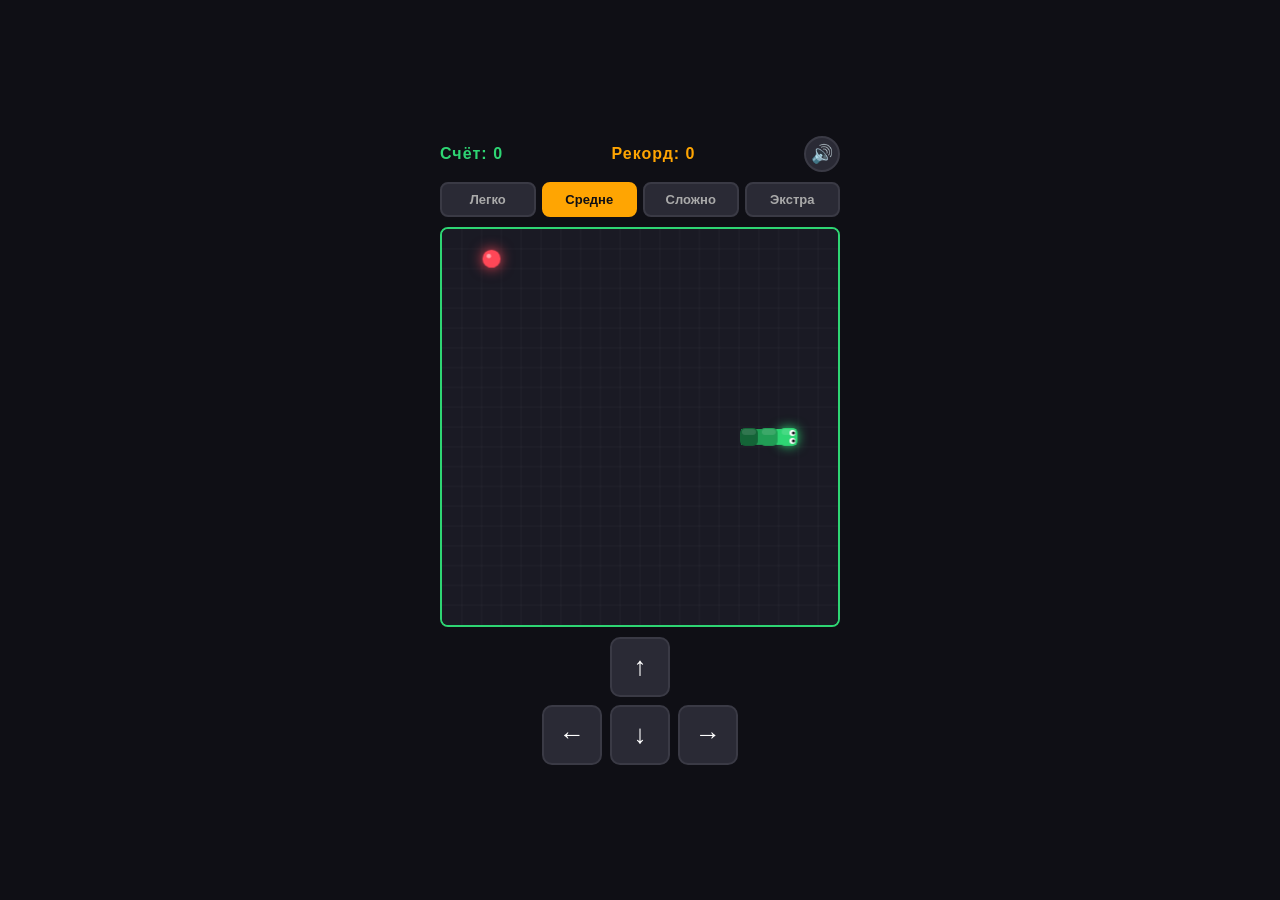
<file: ai-versions/qwen/index.html>
<!DOCTYPE html>
<html lang="ru">
<head>
  <meta charset="UTF-8">
  <meta name="viewport" content="width=device-width, initial-scale=1.0, maximum-scale=1.0, user-scalable=no">
  <title>Змейка</title>
  <style>
    * {
      margin: 0;
      padding: 0;
      box-sizing: border-box;
    }

    html, body {
      width: 100%;
      height: 100%;
      overflow: hidden;
      background: #0f0f15;
      color: #fff;
      font-family: -apple-system, BlinkMacSystemFont, 'Segoe UI', Roboto, sans-serif;
      touch-action: none;
      user-select: none;
      -webkit-user-select: none;
      -webkit-tap-highlight-color: transparent;
      overscroll-behavior: none;
    }

    #game-container {
      display: flex;
      flex-direction: column;
      align-items: center;
      justify-content: center;
      min-height: 100vh;
      padding: 10px;
      gap: 10px;
    }

    #score-panel {
      display: flex;
      justify-content: space-between;
      align-items: center;
      width: min(400px, calc(100vw - 20px));
      font-size: 16px;
      font-weight: bold;
      gap: 10px;
    }

    #score { color: #2ed573; letter-spacing: 1px; }
    #highscore { color: #ffa502; letter-spacing: 1px; }

    #sound-btn {
      width: 36px;
      height: 36px;
      background: #2a2a35;
      border: 2px solid #3a3a45;
      border-radius: 50%;
      color: #fff;
      font-size: 18px;
      cursor: pointer;
      display: flex;
      align-items: center;
      justify-content: center;
      touch-action: manipulation;
    }

    #sound-btn:active { background: #3a3a45; }

    #difficulty-panel {
      display: flex;
      gap: 6px;
      width: min(400px, calc(100vw - 20px));
      justify-content: center;
    }

    .diff-btn {
      flex: 1;
      padding: 8px 4px;
      font-size: 13px;
      font-weight: bold;
      background: #2a2a35;
      color: #aaa;
      border: 2px solid #3a3a45;
      border-radius: 8px;
      cursor: pointer;
      touch-action: manipulation;
      transition: all 0.15s ease;
    }

    .diff-btn:active { background: #3a3a45; }

    .diff-btn.active { color: #0f0f15; }
    .diff-btn[data-diff="easy"].active    { background: #2ed573; border-color: #2ed573; }
    .diff-btn[data-diff="normal"].active  { background: #ffa502; border-color: #ffa502; }
    .diff-btn[data-diff="hard"].active    { background: #ff6348; border-color: #ff6348; }
    .diff-btn[data-diff="extreme"].active { background: #ff4757; border-color: #ff4757; }

    #game-wrapper {
      position: relative;
      width: min(400px, calc(100vw - 20px));
      aspect-ratio: 1 / 1;
    }

    #game {
      display: block;
      width: 100%;
      height: 100%;
      background: #1a1a24;
      border: 2px solid #2ed573;
      border-radius: 8px;
      touch-action: none;
    }

    #overlay {
      position: absolute;
      inset: 0;
      background: rgba(0, 0, 0, 0.85);
      display: flex;
      align-items: center;
      justify-content: center;
      border-radius: 8px;
      opacity: 0;
      pointer-events: none;
      transition: opacity 0.3s ease;
    }

    #overlay.show { opacity: 1; pointer-events: auto; }

    .overlay-content { text-align: center; padding: 20px; }
    .overlay-content h2 { font-size: 26px; margin-bottom: 12px; color: #ff4757; }
    .overlay-content p { font-size: 18px; margin-bottom: 20px; color: #ddd; }
    .overlay-content .new-record { color: #ffa502; font-weight: bold; margin-bottom: 10px; }

    #restart-btn {
      padding: 12px 24px;
      font-size: 16px;
      background: #2ed573;
      color: #0f0f15;
      border: none;
      border-radius: 8px;
      cursor: pointer;
      font-weight: bold;
      touch-action: manipulation;
    }

    #restart-btn:active { background: #26de81; }

    #controls {
      display: grid;
      grid-template-columns: repeat(3, 60px);
      grid-template-rows: repeat(2, 60px);
      gap: 8px;
    }

    .ctrl-btn {
      width: 60px;
      height: 60px;
      font-size: 26px;
      background: #2a2a35;
      color: #fff;
      border: 2px solid #3a3a45;
      border-radius: 10px;
      cursor: pointer;
      display: flex;
      align-items: center;
      justify-content: center;
      touch-action: manipulation;
    }

    .ctrl-btn:active { background: #3a3a45; border-color: #2ed573; }

    .ctrl-btn[data-dir="up"]    { grid-column: 2; grid-row: 1; }
    .ctrl-btn[data-dir="left"]  { grid-column: 1; grid-row: 2; }
    .ctrl-btn[data-dir="down"]  { grid-column: 2; grid-row: 2; }
    .ctrl-btn[data-dir="right"] { grid-column: 3; grid-row: 2; }
  </style>
</head>
<body>
  <div id="game-container">
    <div id="score-panel">
      <div id="score">Счёт: 0</div>
      <div id="highscore">Рекорд: 0</div>
      <button id="sound-btn" title="Звук">🔊</button>
    </div>

    <div id="difficulty-panel">
      <button class="diff-btn" data-diff="easy">Легко</button>
      <button class="diff-btn active" data-diff="normal">Средне</button>
      <button class="diff-btn" data-diff="hard">Сложно</button>
      <button class="diff-btn" data-diff="extreme">Экстра</button>
    </div>

    <div id="game-wrapper">
      <canvas id="game" width="400" height="400"></canvas>
      <div id="overlay">
        <div class="overlay-content">
          <h2>Игра окончена</h2>
          <p id="new-record" class="new-record" style="display:none;">🏆 Новый рекорд!</p>
          <p>Счёт: <span id="final-score">0</span></p>
          <button id="restart-btn">Играть снова</button>
        </div>
      </div>
    </div>

    <div id="controls">
      <button class="ctrl-btn" data-dir="up">↑</button>
      <button class="ctrl-btn" data-dir="left">←</button>
      <button class="ctrl-btn" data-dir="down">↓</button>
      <button class="ctrl-btn" data-dir="right">→</button>
    </div>
  </div>

  <script>
    (function () {
      'use strict';

      // =========================================================
      // === КОНСТАНТЫ ИГРЫ ======================================
      // =========================================================
      const CELL_SIZE = 20;
      const GRID_SIZE = 20;
      const CANVAS_SIZE = CELL_SIZE * GRID_SIZE;
      const SWIPE_THRESHOLD = 30;

      const DIFFICULTY_SETTINGS = {
        easy:    { stepTime: 200, label: 'Легко'   },
        normal:  { stepTime: 150, label: 'Средне'  },
        hard:    { stepTime: 100, label: 'Сложно'  },
        extreme: { stepTime: 60,  label: 'Экстра'  }
      };

      const LS_HIGHSCORE  = 'snake_highscore';
      const LS_SOUND      = 'snake_sound';
      const LS_DIFFICULTY = 'snake_difficulty';

      // =========================================================
      // === ССЫЛКИ НА DOM-ЭЛЕМЕНТЫ ==============================
      // =========================================================
      const canvas         = document.getElementById('game');
      const ctx            = canvas.getContext('2d');
      const scoreEl        = document.getElementById('score');
      const highscoreEl    = document.getElementById('highscore');
      const finalScoreEl   = document.getElementById('final-score');
      const newRecordEl    = document.getElementById('new-record');
      const overlay        = document.getElementById('overlay');
      const restartBtn     = document.getElementById('restart-btn');
      const controlBtns    = document.querySelectorAll('.ctrl-btn');
      const soundBtn       = document.getElementById('sound-btn');
      const difficultyBtns = document.querySelectorAll('.diff-btn');

      // =========================================================
      // === СОСТОЯНИЕ ИГРЫ ======================================
      // =========================================================
      let snake = [];
      let prevSnake = [];
      let direction     = { x: 1, y: 0 };
      let nextDirection = { x: 1, y: 0 };
      let food          = { x: 0, y: 0 };
      let score         = 0;
      let highScore     = 0;
      let gameOver      = false;
      let lastStepTime  = 0;
      let animationId   = null;

      let currentDifficulty = 'normal';
      let stepTime = DIFFICULTY_SETTINGS.normal.stepTime;

      let particles = [];
      let foodPulse = 0;

      // =========================================================
      // === ЗВУК (Web Audio API) ================================
      // =========================================================
      let audioCtx = null;
      let soundEnabled = true;

      try {
        const saved = localStorage.getItem(LS_SOUND);
        if (saved !== null) soundEnabled = saved === '1';
      } catch (e) {}

      function ensureAudioContext() {
        if (!audioCtx) {
          try {
            audioCtx = new (window.AudioContext || window.webkitAudioContext)();
          } catch (e) { audioCtx = null; }
        }
        if (audioCtx && audioCtx.state === 'suspended') {
          audioCtx.resume().catch(() => {});
        }
      }

      function playTone(freq, duration, type, volume) {
        if (!soundEnabled || !audioCtx) return;
        try {
          const osc  = audioCtx.createOscillator();
          const gain = audioCtx.createGain();
          osc.type = type || 'sine';
          osc.frequency.setValueAtTime(freq, audioCtx.currentTime);
          gain.gain.setValueAtTime(volume || 0.2, audioCtx.currentTime);
          gain.gain.exponentialRampToValueAtTime(0.001, audioCtx.currentTime + duration);
          osc.connect(gain);
          gain.connect(audioCtx.destination);
          osc.start();
          osc.stop(audioCtx.currentTime + duration);
        } catch (e) {}
      }

      function playEatSound() {
        if (!soundEnabled) return;
        ensureAudioContext();
        playTone(880, 0.1, 'sine', 0.25);
        setTimeout(() => playTone(1320, 0.08, 'sine', 0.2), 50);
      }

      function playGameOverSound() {
        if (!soundEnabled) return;
        ensureAudioContext();
        playTone(220, 0.15, 'square', 0.3);
        setTimeout(() => playTone(110, 0.3, 'sawtooth', 0.25), 100);
      }

      function toggleSound() {
        soundEnabled = !soundEnabled;
        soundBtn.textContent = soundEnabled ? '🔊' : '🔇';
        try { localStorage.setItem(LS_SOUND, soundEnabled ? '1' : '0'); } catch (e) {}
        if (soundEnabled) ensureAudioContext();
      }

      soundBtn.textContent = soundEnabled ? '🔊' : '🔇';

      // =========================================================
      // === LOCALSTORAGE ========================================
      // =========================================================
      function loadHighScore() {
        try {
          const saved = localStorage.getItem(LS_HIGHSCORE);
          highScore = saved ? parseInt(saved, 10) || 0 : 0;
        } catch (e) { highScore = 0; }
        highscoreEl.textContent = 'Рекорд: ' + highScore;
      }

      function saveHighScore() {
        try { localStorage.setItem(LS_HIGHSCORE, String(highScore)); } catch (e) {}
      }

      function loadDifficulty() {
        try {
          const saved = localStorage.getItem(LS_DIFFICULTY);
          if (saved && DIFFICULTY_SETTINGS[saved]) {
            currentDifficulty = saved;
            stepTime = DIFFICULTY_SETTINGS[saved].stepTime;
          }
        } catch (e) {}
        updateDifficultyUI();
      }

      function saveDifficulty() {
        try { localStorage.setItem(LS_DIFFICULTY, currentDifficulty); } catch (e) {}
      }

      function setDifficulty(diff) {
        if (!DIFFICULTY_SETTINGS[diff]) return;
        currentDifficulty = diff;
        stepTime = DIFFICULTY_SETTINGS[diff].stepTime;
        saveDifficulty();
        updateDifficultyUI();
        lastStepTime = performance.now();
      }

      function updateDifficultyUI() {
        difficultyBtns.forEach(btn => {
          btn.classList.toggle('active', btn.dataset.diff === currentDifficulty);
        });
      }

      // =========================================================
      // === ИНИЦИАЛИЗАЦИЯ НОВОЙ ИГРЫ ============================
      // =========================================================
      function init() {
        snake = [
          { x: 10, y: 10 },
          { x: 9,  y: 10 },
          { x: 8,  y: 10 }
        ];
        prevSnake = snake.map(s => ({ x: s.x, y: s.y }));
        direction     = { x: 1, y: 0 };
        nextDirection = { x: 1, y: 0 };
        score    = 0;
        gameOver = false;
        particles = [];
        foodPulse = 0;

        spawnFood();
        updateScore();
        overlay.classList.remove('show');
        newRecordEl.style.display = 'none';
      }

      function spawnFood() {
        let pos;
        do {
          pos = {
            x: Math.floor(Math.random() * GRID_SIZE),
            y: Math.floor(Math.random() * GRID_SIZE)
          };
        } while (snake.some(s => s.x === pos.x && s.y === pos.y));
        food = pos;
      }

      function updateScore() {
        scoreEl.textContent = 'Счёт: ' + score;
        highscoreEl.textContent = 'Рекорд: ' + highScore;
      }

      function setDirection(dx, dy) {
        if (nextDirection.x === -dx && nextDirection.y === -dy) return;
        if (nextDirection.x === dx && nextDirection.y === dy) return;
        nextDirection = { x: dx, y: dy };
      }

      function spawnParticles(x, y) {
        const count = 12;
        for (let i = 0; i < count; i++) {
          const angle = (Math.PI * 2 * i) / count + Math.random() * 0.5;
          const speed = 1.5 + Math.random() * 2;
          particles.push({
            x: x * CELL_SIZE + CELL_SIZE / 2,
            y: y * CELL_SIZE + CELL_SIZE / 2,
            vx: Math.cos(angle) * speed,
            vy: Math.sin(angle) * speed,
            life: 1.0,
            size: 3 + Math.random() * 3,
            color: Math.random() > 0.5 ? '#ff4757' : '#ffa502'
          });
        }
      }

      function updateParticles(dt) {
        for (let i = particles.length - 1; i >= 0; i--) {
          const p = particles[i];
          p.x += p.vx;
          p.y += p.vy;
          p.vx *= 0.92;
          p.vy *= 0.92;
          p.life -= dt / 500;
          if (p.life <= 0) particles.splice(i, 1);
        }
      }

      function update() {
        prevSnake = snake.map(s => ({ x: s.x, y: s.y }));
        direction = nextDirection;

        const head = {
          x: snake[0].x + direction.x,
          y: snake[0].y + direction.y
        };

        if (head.x < 0 || head.x >= GRID_SIZE ||
            head.y < 0 || head.y >= GRID_SIZE) {
          endGame();
          return;
        }

        for (let i = 0; i < snake.length - 1; i++) {
          if (head.x === snake[i].x && head.y === snake[i].y) {
            endGame();
            return;
          }
        }

        snake.unshift(head);

        if (head.x === food.x && head.y === food.y) {
          score++;
          if (score > highScore) {
            highScore = score;
            saveHighScore();
          }
          updateScore();
          spawnParticles(food.x, food.y);
          playEatSound();
          spawnFood();
          const tail = prevSnake[prevSnake.length - 1];
          prevSnake.push({ x: tail.x, y: tail.y });
        } else {
          snake.pop();
        }
      }

      function endGame() {
        gameOver = true;
        finalScoreEl.textContent = score;
        if (score > 0 && score >= highScore) {
          newRecordEl.style.display = 'block';
        } else {
          newRecordEl.style.display = 'none';
        }
        overlay.classList.add('show');
        playGameOverSound();
      }

      // =========================================================
      // === ВСПОМОГАТЕЛЬНЫЕ ФУНКЦИИ ОТРИСОВКИ ===================
      // =========================================================

      // Скруглённый прямоугольник (совместимость со старыми браузерами)
      function roundRect(x, y, w, h, r) {
        if (w < 2 * r) r = w / 2;
        if (h < 2 * r) r = h / 2;
        ctx.beginPath();
        ctx.moveTo(x + r, y);
        ctx.arcTo(x + w, y,     x + w, y + h, r);
        ctx.arcTo(x + w, y + h, x,     y + h, r);
        ctx.arcTo(x,     y + h, x,     y,     r);
        ctx.arcTo(x,     y,     x + w, y,     r);
        ctx.closePath();
      }

      // Интерполяция цвета между двумя RGB-значениями
      // c1, c2 — массивы [r, g, b], t — 0..1
      function lerpColor(c1, c2, t) {
        const r = Math.round(c1[0] + (c2[0] - c1[0]) * t);
        const g = Math.round(c1[1] + (c2[1] - c1[1]) * t);
        const b = Math.round(c1[2] + (c2[2] - c1[2]) * t);
        return 'rgb(' + r + ',' + g + ',' + b + ')';
      }

      // Цвета змейки: голова — яркая, хвост — тёмный
      const COLOR_HEAD = [46, 213, 115];   // #2ed573
      const COLOR_TAIL = [20, 100, 55];    // тёмно-зелёный

      // =========================================================
      // === ОТРИСОВКА КАДРА =====================================
      // =========================================================
      function draw(progress) {
        // Вычисляем интерполированные позиции всех сегментов
        const drawPositions = [];
        for (let i = 0; i < snake.length; i++) {
          const curr = snake[i];
          const prev = prevSnake[i] || curr;
          drawPositions.push({
            x: (prev.x + (curr.x - prev.x) * progress) * CELL_SIZE,
            y: (prev.y + (curr.y - prev.y) * progress) * CELL_SIZE
          });
        }

        // Фон
        ctx.fillStyle = '#1a1a24';
        ctx.fillRect(0, 0, CANVAS_SIZE, CANVAS_SIZE);

        // Сетка
        ctx.strokeStyle = 'rgba(255, 255, 255, 0.04)';
        ctx.lineWidth = 1;
        for (let i = 1; i < GRID_SIZE; i++) {
          ctx.beginPath();
          ctx.moveTo(i * CELL_SIZE, 0);
          ctx.lineTo(i * CELL_SIZE, CANVAS_SIZE);
          ctx.stroke();
          ctx.beginPath();
          ctx.moveTo(0, i * CELL_SIZE);
          ctx.lineTo(CANVAS_SIZE, i * CELL_SIZE);
          ctx.stroke();
        }

        // Еда с пульсацией
        foodPulse += 0.1;
        const pulse = (Math.sin(foodPulse) + 1) / 2;
        const foodRadius = CELL_SIZE / 2 - 2 + pulse * 2;

        // Свечение вокруг еды
        ctx.shadowColor = '#ff4757';
        ctx.shadowBlur = 10 + pulse * 6;
        ctx.fillStyle = '#ff4757';
        ctx.beginPath();
        ctx.arc(
          food.x * CELL_SIZE + CELL_SIZE / 2,
          food.y * CELL_SIZE + CELL_SIZE / 2,
          foodRadius,
          0, Math.PI * 2
        );
        ctx.fill();
        ctx.shadowBlur = 0;

        // Блик на еде
        ctx.fillStyle = 'rgba(255, 255, 255, 0.5)';
        ctx.beginPath();
        ctx.arc(
          food.x * CELL_SIZE + CELL_SIZE / 2 - foodRadius * 0.3,
          food.y * CELL_SIZE + CELL_SIZE / 2 - foodRadius * 0.3,
          foodRadius * 0.25,
          0, Math.PI * 2
        );
        ctx.fill();

        // === ЗМЕЙКА ===

        // 1. Перемычки между соседними сегментами (чтобы не было щелей)
        for (let i = 0; i < snake.length - 1; i++) {
          const a = drawPositions[i];
          const b = drawPositions[i + 1];
          const dx = b.x - a.x;
          const dy = b.y - a.y;
          const dist = Math.sqrt(dx * dx + dy * dy);

          // Рисуем перемычку только если сегменты рядом (расстояние ~CELL_SIZE)
          if (dist > CELL_SIZE * 1.5) continue;

          // Цвет перемычки — как у текущего сегмента (по индексу)
          const t = snake.length > 1 ? i / (snake.length - 1) : 0;
          ctx.fillStyle = lerpColor(COLOR_HEAD, COLOR_TAIL, t);

          if (Math.abs(dx) > Math.abs(dy)) {
            // Горизонтальная перемычка
            const minX = Math.min(a.x, b.x);
            const maxX = Math.max(a.x, b.x);
            ctx.fillRect(minX + 2, a.y + 2, (maxX - minX) + CELL_SIZE - 4, CELL_SIZE - 4);
          } else {
            // Вертикальная перемычка
            const minY = Math.min(a.y, b.y);
            const maxY = Math.max(a.y, b.y);
            ctx.fillRect(a.x + 2, minY + 2, CELL_SIZE - 4, (maxY - minY) + CELL_SIZE - 4);
          }
        }

        // 2. Сегменты со скруглёнными углами и градиентом
        for (let i = 0; i < snake.length; i++) {
          const pos = drawPositions[i];
          const t = snake.length > 1 ? i / (snake.length - 1) : 0;
          const color = lerpColor(COLOR_HEAD, COLOR_TAIL, t);

          // Лёгкое свечение только вокруг головы
          if (i === 0) {
            ctx.shadowColor = '#2ed573';
            ctx.shadowBlur = 12;
          }

          ctx.fillStyle = color;
          roundRect(pos.x + 1, pos.y + 1, CELL_SIZE - 2, CELL_SIZE - 2, 5);
          ctx.fill();

          if (i === 0) ctx.shadowBlur = 0;

          // Блик на каждом сегменте (чуть светлее сверху)
          ctx.fillStyle = 'rgba(255, 255, 255, 0.12)';
          roundRect(pos.x + 3, pos.y + 2, CELL_SIZE - 6, (CELL_SIZE - 2) / 3, 3);
          ctx.fill();
        }

        // 3. Глаза на голове
        drawEyes(drawPositions[0]);

        // Частицы
        for (let i = 0; i < particles.length; i++) {
          const p = particles[i];
          ctx.globalAlpha = Math.max(0, p.life);
          ctx.fillStyle = p.color;
          ctx.beginPath();
          ctx.arc(p.x, p.y, p.size * p.life, 0, Math.PI * 2);
          ctx.fill();
        }
        ctx.globalAlpha = 1;
      }

      // =========================================================
      // === ОТРИСОВКА ГЛАЗ НА ГОЛОВЕ ============================
      // =========================================================
      function drawEyes(headPos) {
        const cx = headPos.x + CELL_SIZE / 2;
        const cy = headPos.y + CELL_SIZE / 2;

        // Смещение глаз от центра в зависимости от направления
        // dir — текущее направление движения
        const dx = direction.x;
        const dy = direction.y;

        // Базовое смещение глаз от центра (вперёд по направлению)
        const forwardOffset = 4;
        // Боковое смещение (перпендикулярно направлению)
        const sideOffset = 4;

        // Перпендикулярный вектор
        const perpX = -dy;
        const perpY = dx;

        // Центры двух глаз
        const eye1 = {
          x: cx + dx * forwardOffset + perpX * sideOffset,
          y: cy + dy * forwardOffset + perpY * sideOffset
        };
        const eye2 = {
          x: cx + dx * forwardOffset - perpX * sideOffset,
          y: cy + dy * forwardOffset - perpY * sideOffset
        };

        const eyeRadius = 3;
        const pupilRadius = 1.6;

        // Белки глаз
        ctx.fillStyle = '#ffffff';
        ctx.beginPath();
        ctx.arc(eye1.x, eye1.y, eyeRadius, 0, Math.PI * 2);
        ctx.fill();
        ctx.beginPath();
        ctx.arc(eye2.x, eye2.y, eyeRadius, 0, Math.PI * 2);
        ctx.fill();

        // Зрачки (смещены в сторону направления движения)
        ctx.fillStyle = '#0f0f15';
        const pupilOffset = 1;
        ctx.beginPath();
        ctx.arc(eye1.x + dx * pupilOffset, eye1.y + dy * pupilOffset, pupilRadius, 0, Math.PI * 2);
        ctx.fill();
        ctx.beginPath();
        ctx.arc(eye2.x + dx * pupilOffset, eye2.y + dy * pupilOffset, pupilRadius, 0, Math.PI * 2);
        ctx.fill();
      }

      // =========================================================
      // === ИГРОВОЙ ЦИКЛ ========================================
      // =========================================================
      function gameLoop(time) {
        if (!lastStepTime) lastStepTime = time;

        const elapsed = time - lastStepTime;
        const progress = Math.min(elapsed / stepTime, 1);

        if (!gameOver) {
          if (elapsed >= stepTime) {
            update();
            lastStepTime = time;
          }
          updateParticles(16);
        } else {
          updateParticles(16);
        }

        draw(progress);
        animationId = requestAnimationFrame(gameLoop);
      }

      function restart() {
        init();
        lastStepTime = 0;
      }

      // =========================================================
      // === УПРАВЛЕНИЕ ==========================================
      // =========================================================
      document.addEventListener('keydown', function (e) {
        if (gameOver) {
          if (e.code === 'Space' || e.code === 'Enter') {
            e.preventDefault();
            restart();
          }
          return;
        }

        switch (e.key) {
          case 'ArrowUp':    e.preventDefault(); setDirection(0, -1); break;
          case 'ArrowDown':  e.preventDefault(); setDirection(0,  1); break;
          case 'ArrowLeft':  e.preventDefault(); setDirection(-1, 0); break;
          case 'ArrowRight': e.preventDefault(); setDirection(1,  0); break;
          case '1': setDifficulty('easy');    break;
          case '2': setDifficulty('normal');  break;
          case '3': setDifficulty('hard');    break;
          case '4': setDifficulty('extreme'); break;
        }
      });

      let touchStartX = 0;
      let touchStartY = 0;

      canvas.addEventListener('touchstart', function (e) {
        e.preventDefault();
        ensureAudioContext();
        const t = e.touches[0];
        touchStartX = t.clientX;
        touchStartY = t.clientY;
      }, { passive: false });

      canvas.addEventListener('touchmove', function (e) {
        e.preventDefault();
      }, { passive: false });

      canvas.addEventListener('touchend', function (e) {
        e.preventDefault();

        if (gameOver) {
          restart();
          return;
        }

        const t = e.changedTouches[0];
        const dx = t.clientX - touchStartX;
        const dy = t.clientY - touchStartY;
        const absDx = Math.abs(dx);
        const absDy = Math.abs(dy);

        if (Math.max(absDx, absDy) < SWIPE_THRESHOLD) return;

        if (absDx > absDy) {
          setDirection(dx > 0 ? 1 : -1, 0);
        } else {
          setDirection(0, dy > 0 ? 1 : -1);
        }
      }, { passive: false });

      controlBtns.forEach(function (btn) {
        const dir = btn.dataset.dir;

        function handlePress(e) {
          e.preventDefault();
          ensureAudioContext();
          if (gameOver) return;
          switch (dir) {
            case 'up':    setDirection(0, -1); break;
            case 'down':  setDirection(0,  1); break;
            case 'left':  setDirection(-1, 0); break;
            case 'right': setDirection(1,  0); break;
          }
        }

        btn.addEventListener('click', handlePress);
        btn.addEventListener('touchstart', handlePress, { passive: false });
      });

      difficultyBtns.forEach(function (btn) {
        function handlePress(e) {
          e.preventDefault();
          setDifficulty(btn.dataset.diff);
        }
        btn.addEventListener('click', handlePress);
        btn.addEventListener('touchstart', handlePress, { passive: false });
      });

      soundBtn.addEventListener('click', function (e) {
        e.preventDefault();
        e.stopPropagation();
        toggleSound();
      });

      restartBtn.addEventListener('click', function (e) {
        e.preventDefault();
        e.stopPropagation();
        restart();
      });

      overlay.addEventListener('click', function (e) {
        if (e.target === overlay || e.target.classList.contains('overlay-content')) {
          restart();
        }
      });

      // =========================================================
      // === СТАРТ ===============================================
      // =========================================================
      loadHighScore();
      loadDifficulty();
      init();
      animationId = requestAnimationFrame(gameLoop);
    })();
  </script>
</body>
</html>
</file>
<file: hub/styles.css>
* {
    box-sizing: border-box;
}

body {
    margin: 0;
    font-family: 'Segoe UI', Tahoma, Geneva, Verdana, sans-serif;
    background: #0f0f1a;
    color: #e0e0e0;
    line-height: 1.6;
}

header {
    text-align: center;
    padding: 60px 20px 40px;
    background: linear-gradient(135deg, #1a1a2e 0%, #16213e 100%);
}

header h1 {
    margin: 0;
    font-size: 2.5rem;
    color: #e94560;
}

header p {
    margin: 10px 0 0;
    font-size: 1.1rem;
    color: #a0a0c0;
}

main {
    max-width: 1100px;
    margin: 0 auto;
    padding: 40px 20px;
}

section {
    margin-bottom: 50px;
}

h2 {
    color: #e94560;
    border-bottom: 2px solid #e94560;
    padding-bottom: 10px;
    margin-bottom: 25px;
}

.cards {
    display: grid;
    grid-template-columns: repeat(auto-fit, minmax(170px, 1fr));
    gap: 20px;
}

.card {
    display: block;
    padding: 25px;
    border-radius: 16px;
    text-decoration: none;
    color: #fff;
    transition: transform 0.2s, box-shadow 0.2s;
    text-align: center;
}

.card:hover {
    transform: translateY(-5px);
    box-shadow: 0 10px 30px rgba(233, 69, 96, 0.3);
}

.card h3 {
    margin: 0 0 8px;
    font-size: 1.4rem;
}

.card p {
    margin: 0;
    font-size: 0.9rem;
    opacity: 0.8;
}

.chatgpt { background: #10a37f; }
.claude { background: #cc785c; }
.deepseek { background: #4f6df5; }
.qwen { background: #1e1e1e; border: 1px solid #555; }
.bolt { background: #ff3e00; }

.table-wrapper {
    overflow-x: auto;
    border-radius: 12px;
    background: #16162a;
    padding: 10px;
}

table {
    width: 100%;
    border-collapse: collapse;
}

th, td {
    padding: 14px 16px;
    text-align: center;
    border-bottom: 1px solid #2a2a45;
}

th {
    background: #1f1f3a;
    color: #e94560;
    font-weight: 600;
}

td:first-child, th:first-child {
    text-align: left;
}

.total td {
    font-weight: bold;
    background: #1a1a2e;
}

[contenteditable="true"]:focus {
    outline: 2px solid #e94560;
    background: #1f1f3a;
}

.recommendations ul {
    padding-left: 20px;
}

.recommendations li {
    margin-bottom: 10px;
}

.survey {
    background: #16162a;
    padding: 30px;
    border-radius: 16px;
}

.survey p {
    color: #a0a0c0;
    margin-bottom: 25px;
}

.form-group {
    margin-bottom: 20px;
}

.form-group label {
    display: block;
    margin-bottom: 8px;
    color: #e0e0e0;
    font-weight: 500;
}

.form-group input,
.form-group select,
.form-group textarea {
    width: 100%;
    padding: 12px 14px;
    border: 1px solid #2a2a45;
    border-radius: 8px;
    background: #0f0f1a;
    color: #e0e0e0;
    font-size: 1rem;
    font-family: inherit;
}

.form-group input:focus,
.form-group select:focus,
.form-group textarea:focus {
    outline: 2px solid #e94560;
    border-color: #e94560;
}

.form-group textarea {
    resize: vertical;
    min-height: 80px;
}

button[type="submit"] {
    background: #e94560;
    color: #fff;
    border: none;
    padding: 14px 28px;
    border-radius: 8px;
    font-size: 1rem;
    font-weight: 600;
    cursor: pointer;
    transition: background 0.2s;
}

button[type="submit"]:hover {
    background: #c73e54;
}

button[type="submit"]:disabled {
    background: #555;
    cursor: not-allowed;
}

.form-status {
    margin-top: 15px;
    padding: 12px;
    border-radius: 8px;
    display: none;
}

.form-status.success {
    display: block;
    background: #1a3a2e;
    color: #4ade80;
}

.form-status.error {
    display: block;
    background: #3a1a1a;
    color: #f87171;
}

footer {
    text-align: center;
    padding: 30px 20px;
    background: #1a1a2e;
    color: #8080a0;
    font-size: 0.9rem;
}

@media (max-width: 600px) {
    header h1 {
        font-size: 1.8rem;
    }
    .cards {
        grid-template-columns: 1fr;
    }
    .survey {
        padding: 20px;
    }
}
</file>
